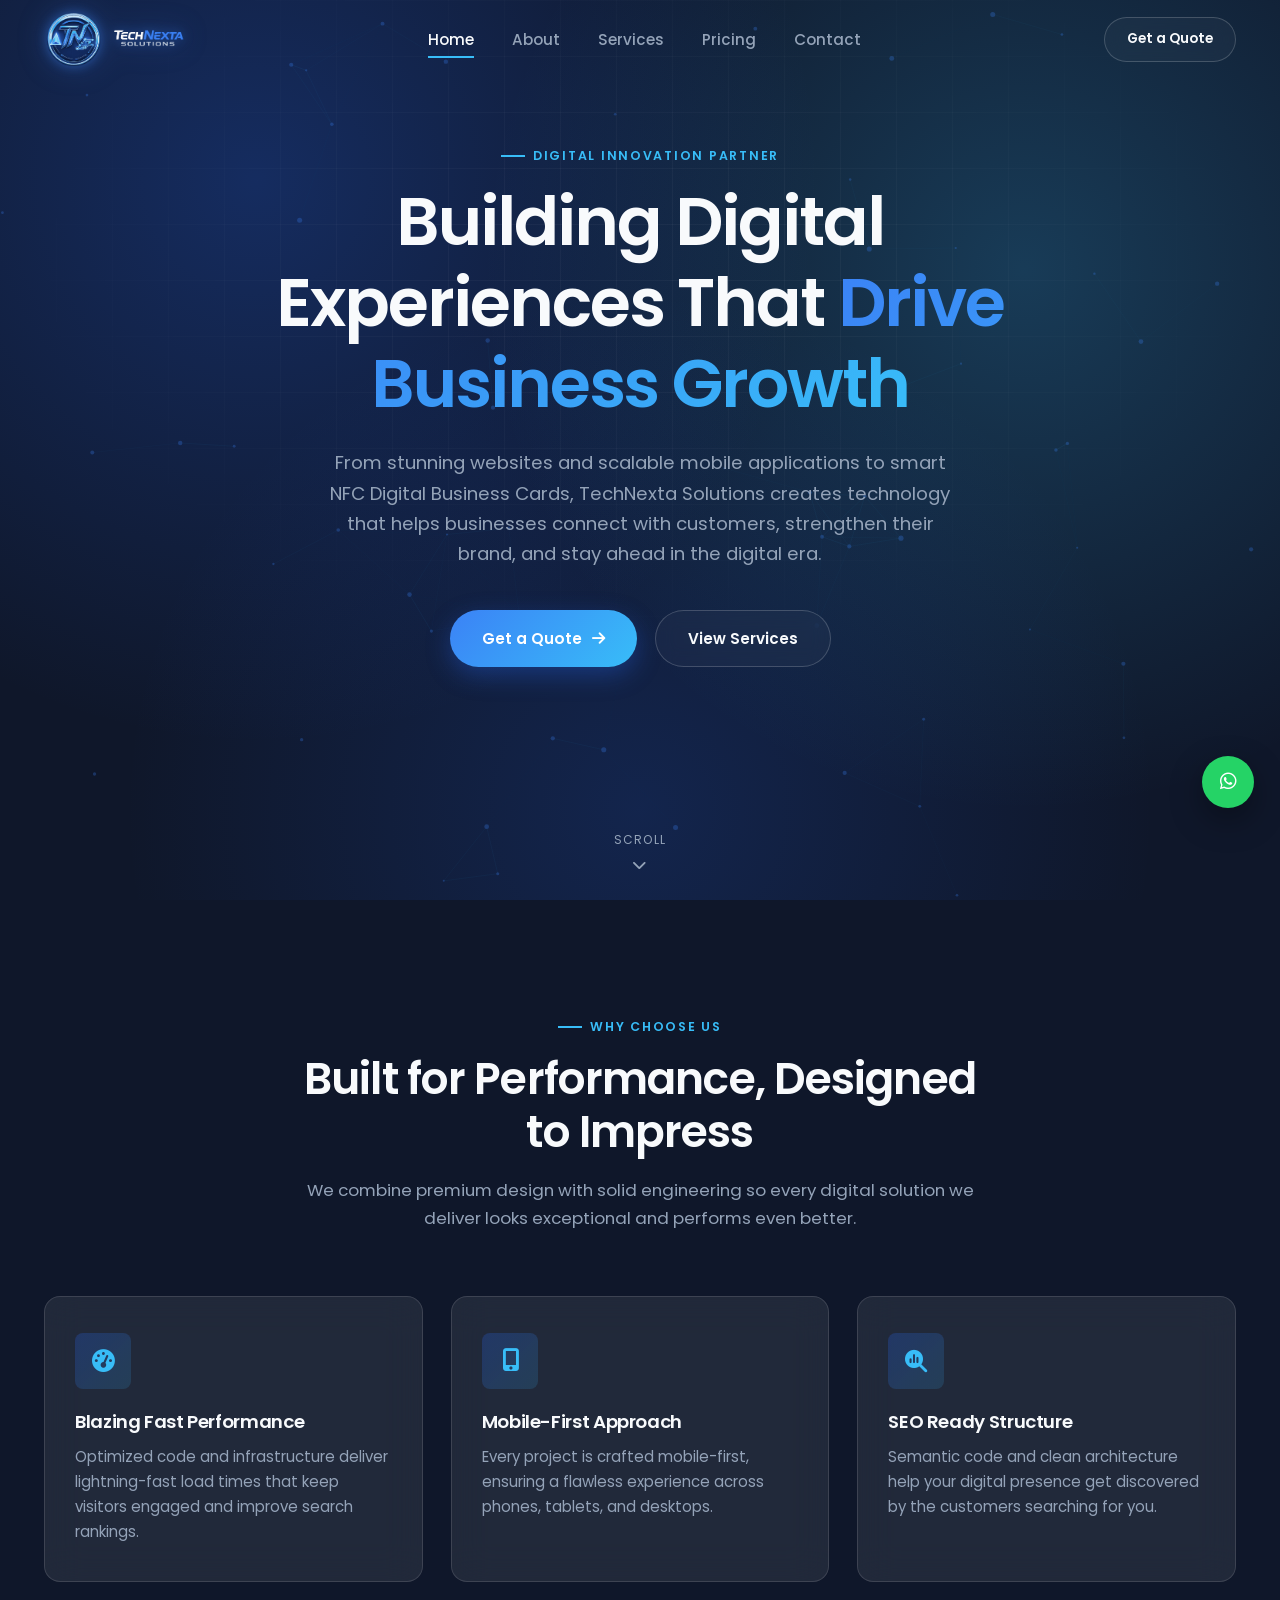
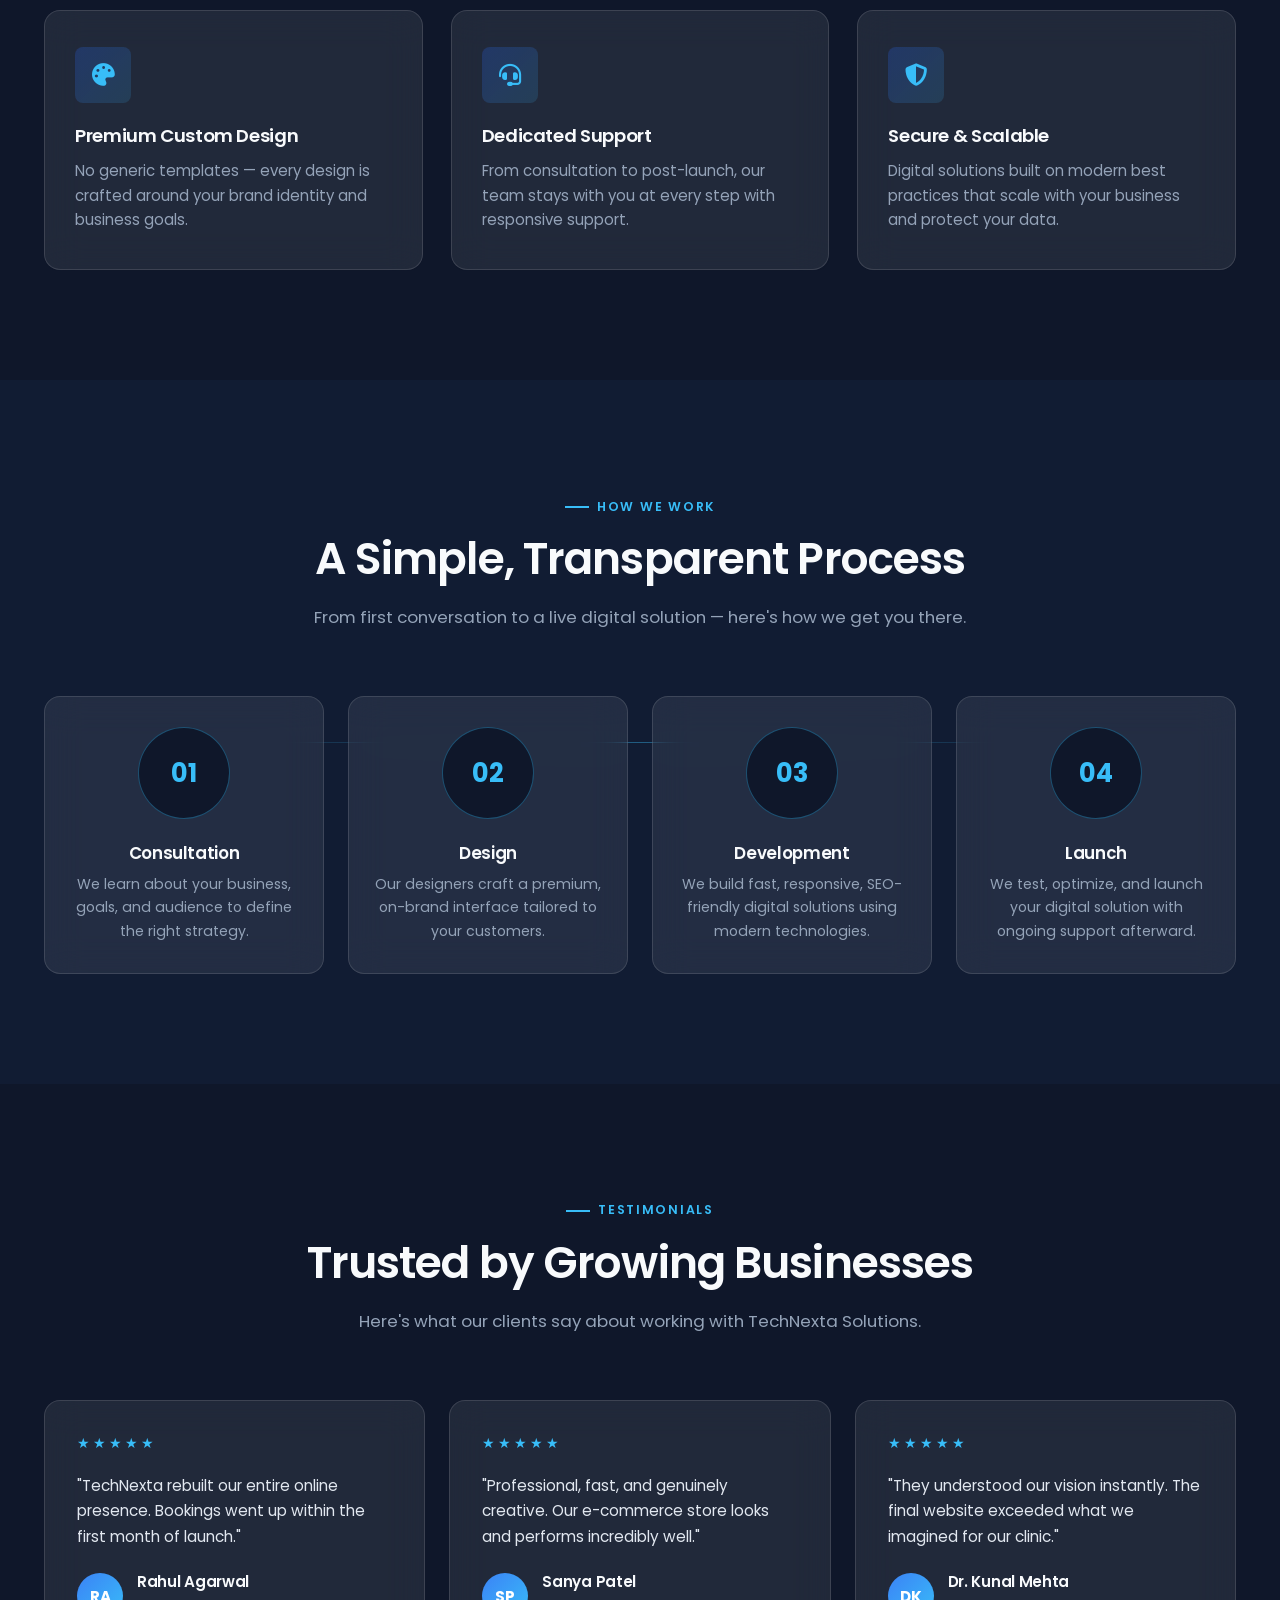
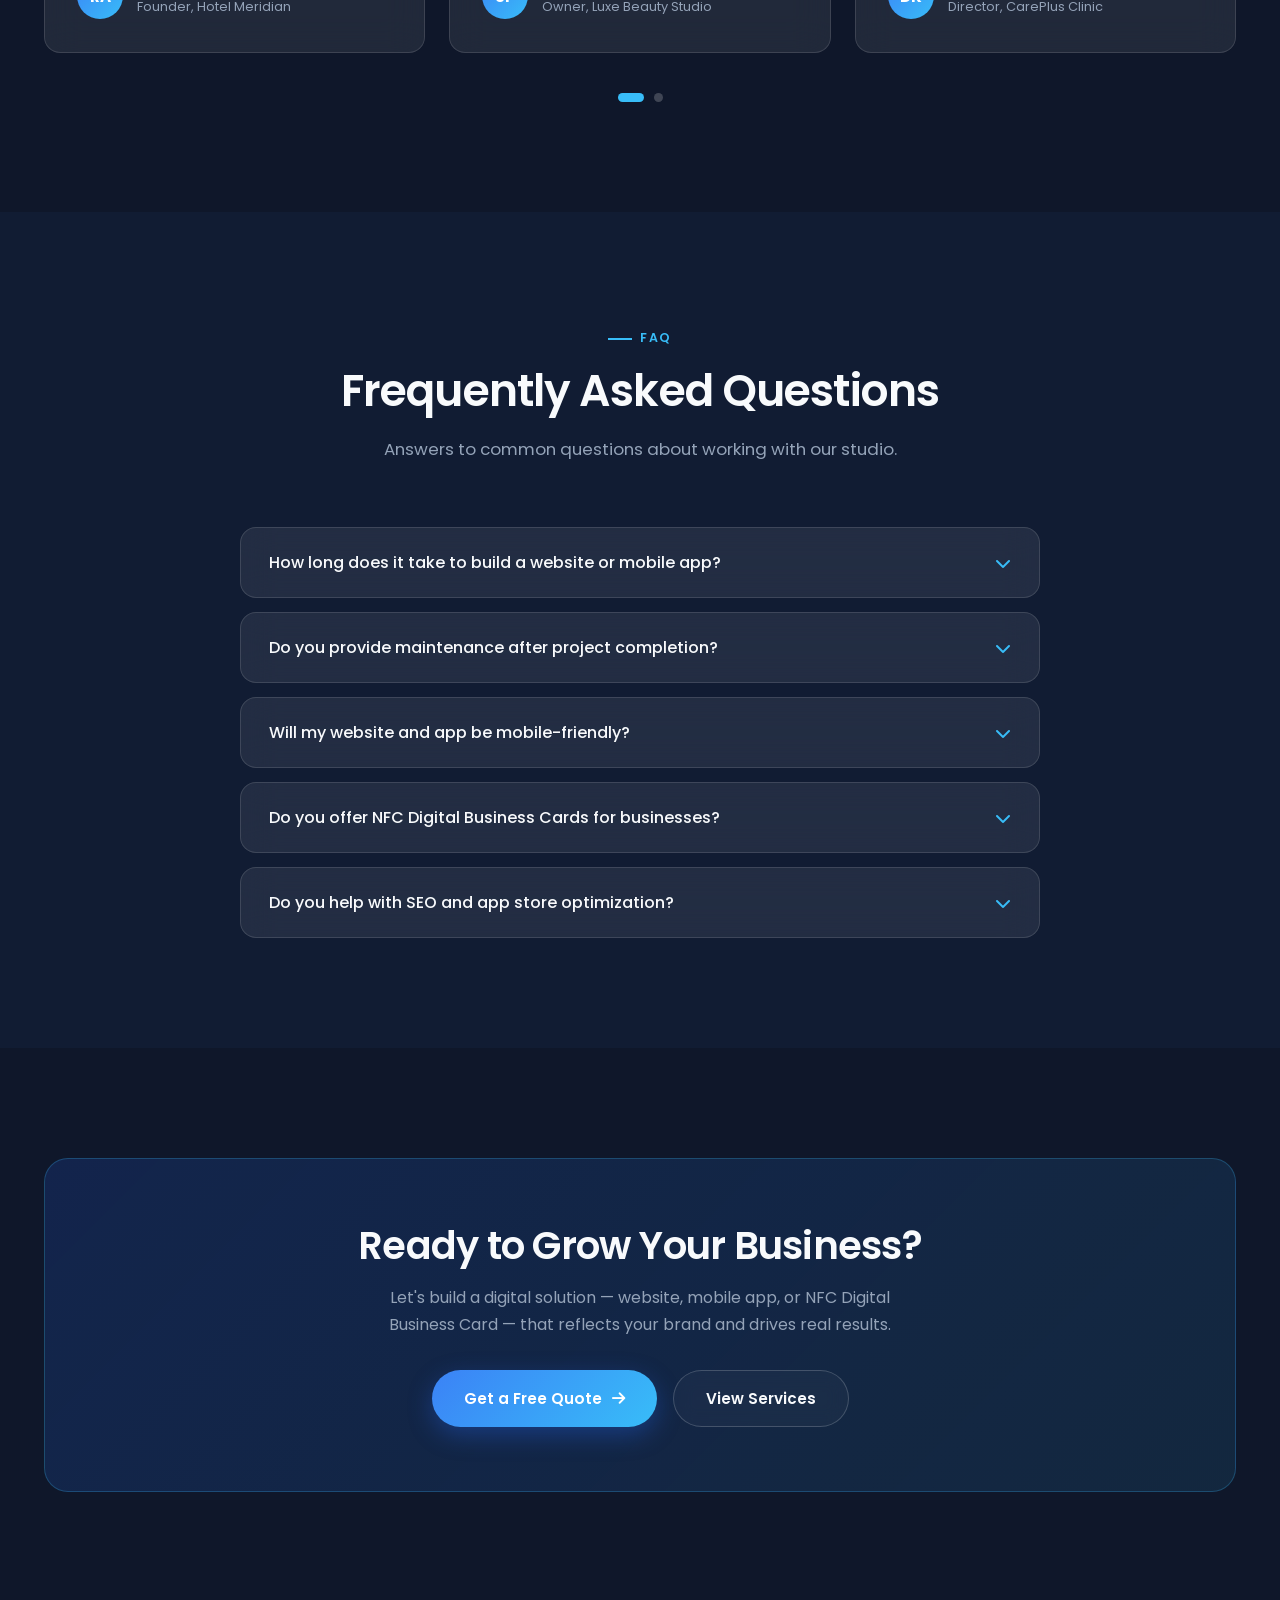
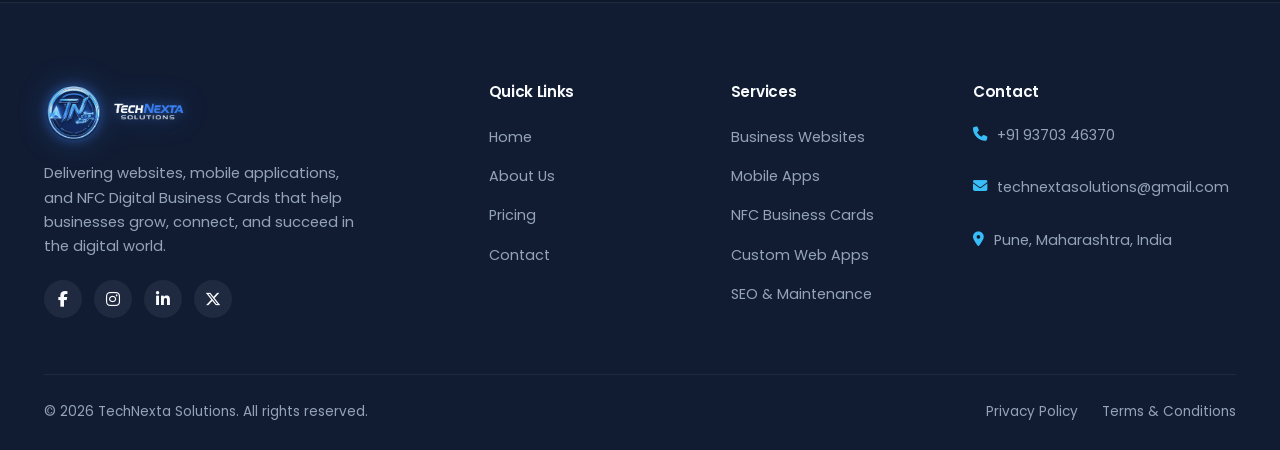
<file: index.html>
<!DOCTYPE html>
<html lang="en">
<head>
<meta charset="UTF-8">
<meta name="viewport" content="width=device-width, initial-scale=1.0">
<title>TechNexta Solutions | Complete Digital Solutions Company</title>
<meta name="description" content="TechNexta Solutions delivers professional websites, custom mobile applications, and NFC Digital Business Cards for businesses across every industry. Complete digital solutions that grow your business.">
<meta name="keywords" content="web development company, mobile app development, NFC business cards, digital solutions, website design, e-commerce websites, business websites, SEO, custom web applications, app development">
<meta name="author" content="TechNexta Solutions">
<link rel="canonical" href="https://www.technexta.com/">

<!-- Open Graph -->
<meta property="og:title" content="TechNexta Solutions | Complete Digital Solutions for Modern Businesses">
<meta property="og:description" content="Premium websites, mobile applications, and NFC Digital Business Cards for businesses that want to grow with technology.">
<meta property="og:type" content="website">

<!-- Favicon -->
<link rel="icon" href="data:image/svg+xml,<svg xmlns=%22http://www.w3.org/2000/svg%22 viewBox=%220 0 100 100%22><rect width=%22100%22 height=%22100%22 rx=%2222%22 fill=%22%232563EB%22/><text x=%2250%25%22 y=%2262%25%22 font-size=%2255%22 fill=%22white%22 text-anchor=%22middle%22 font-family=%22Arial%22>N</text></svg>">

<!-- Google Fonts: Poppins -->
<link rel="preconnect" href="https://fonts.googleapis.com">
<link rel="preconnect" href="https://fonts.gstatic.com" crossorigin>
<link href="https://fonts.googleapis.com/css2?family=Poppins:wght@300;400;500;600;700;800&display=swap" rel="stylesheet">

<!-- Font Awesome -->
<link rel="stylesheet" href="https://cdnjs.cloudflare.com/ajax/libs/font-awesome/6.5.1/css/all.min.css">

<!-- Stylesheet -->
<link rel="stylesheet" href="css/style.css">
</head>
<body>

<!-- Preloader -->
<div id="preloader">
  <div class="loader-mark">
    <div class="loader-ring"></div>
    <span>TechNexta</span>
  </div>
</div>

<!-- Navbar -->
<header class="navbar" id="navbar">
  <div class="nav-inner">
    <div class="logo-container"><a href="index.html" class="logo"><img src="images/logo.png" alt="TechNexta Solutions" class="logo-img"></a></div>
    <nav class="nav-links" id="navLinks">
      <a href="index.html" class="active">Home</a>
      <a href="about.html">About</a>
      <a href="services.html">Services</a>
      <a href="pricing.html">Pricing</a>
      <a href="contact.html">Contact</a>
    </nav>
    <div class="nav-cta">
      <a href="contact.html" class="btn btn-outline btn-sm">Get a Quote</a>
      <button class="nav-toggle" id="navToggle" aria-label="Toggle menu">
        <span></span><span></span><span></span>
      </button>
    </div>
  </div>
</header>

<main>
  <!-- ============ HERO ============ -->
  <section class="hero">
    <div class="hero-bg">
      <canvas id="heroCanvas"></canvas>
    </div>
    <div class="hero-grid"></div>
    <div class="container hero-content">
      <div class="eyebrow" style="justify-content:center">Digital Innovation Partner</div>
      <h1>Building Digital Experiences That <span class="text-gradient">Drive Business Growth</span></h1>
      <p class="lead">From stunning websites and scalable mobile applications to smart NFC Digital Business Cards, TechNexta Solutions creates technology that helps businesses connect with customers, strengthen their brand, and stay ahead in the digital era.</p>
      <div class="hero-actions">
        <a href="contact.html" class="btn btn-primary">Get a Quote <i class="fa-solid fa-arrow-right"></i></a>
        <a href="services.html" class="btn btn-outline">View Services</a>
      </div>
    </div>
    <div class="scroll-cue"><span>SCROLL</span><i class="fa-solid fa-chevron-down"></i></div>
  </section>

  <!-- ============ WHY CHOOSE US ============ -->
  <section id="why-us">
    <div class="container">
      <div class="section-head reveal">
        <div class="eyebrow" style="justify-content:center">Why Choose Us</div>
        <h2>Built for Performance, Designed to Impress</h2>
        <p>We combine premium design with solid engineering so every digital solution we deliver looks exceptional and performs even better.</p>
      </div>
      <div class="features-grid">
        <div class="glass-card feature-card reveal">
          <div class="feature-icon"><i class="fa-solid fa-gauge-high"></i></div>
          <h3>Blazing Fast Performance</h3>
          <p>Optimized code and infrastructure deliver lightning-fast load times that keep visitors engaged and improve search rankings.</p>
        </div>
        <div class="glass-card feature-card reveal reveal-delay-1">
          <div class="feature-icon"><i class="fa-solid fa-mobile-screen-button"></i></div>
          <h3>Mobile-First Approach</h3>
          <p>Every project is crafted mobile-first, ensuring a flawless experience across phones, tablets, and desktops.</p>
        </div>
        <div class="glass-card feature-card reveal reveal-delay-2">
          <div class="feature-icon"><i class="fa-solid fa-magnifying-glass-chart"></i></div>
          <h3>SEO Ready Structure</h3>
          <p>Semantic code and clean architecture help your digital presence get discovered by the customers searching for you.</p>
        </div>
        <div class="glass-card feature-card reveal">
          <div class="feature-icon"><i class="fa-solid fa-palette"></i></div>
          <h3>Premium Custom Design</h3>
          <p>No generic templates &mdash; every design is crafted around your brand identity and business goals.</p>
        </div>
        <div class="glass-card feature-card reveal reveal-delay-1">
          <div class="feature-icon"><i class="fa-solid fa-headset"></i></div>
          <h3>Dedicated Support</h3>
          <p>From consultation to post-launch, our team stays with you at every step with responsive support.</p>
        </div>
        <div class="glass-card feature-card reveal reveal-delay-2">
          <div class="feature-icon"><i class="fa-solid fa-shield-halved"></i></div>
          <h3>Secure & Scalable</h3>
          <p>Digital solutions built on modern best practices that scale with your business and protect your data.</p>
        </div>
      </div>
    </div>
  </section>

  <!-- ============ PROCESS ============ -->
  <section class="bg-alt" id="process">
    <div class="container">
      <div class="section-head reveal">
        <div class="eyebrow" style="justify-content:center">How We Work</div>
        <h2>A Simple, Transparent Process</h2>
        <p>From first conversation to a live digital solution &mdash; here's how we get you there.</p>
      </div>
      <div class="process-track">
        <div class="process-step glass-card reveal">
          <div class="process-num">01</div>
          <h3>Consultation</h3>
          <p>We learn about your business, goals, and audience to define the right strategy.</p>
        </div>
        <div class="process-step glass-card reveal reveal-delay-1">
          <div class="process-num">02</div>
          <h3>Design</h3>
          <p>Our designers craft a premium, on-brand interface tailored to your customers.</p>
        </div>
        <div class="process-step glass-card reveal reveal-delay-2">
          <div class="process-num">03</div>
          <h3>Development</h3>
          <p>We build fast, responsive, SEO-friendly digital solutions using modern technologies.</p>
        </div>
        <div class="process-step glass-card reveal reveal-delay-3">
          <div class="process-num">04</div>
          <h3>Launch</h3>
          <p>We test, optimize, and launch your digital solution with ongoing support afterward.</p>
        </div>
      </div>
    </div>
  </section>

  <!-- ============ TESTIMONIALS ============ -->
  <section id="testimonials">
    <div class="container">
      <div class="section-head reveal">
        <div class="eyebrow" style="justify-content:center">Testimonials</div>
        <h2>Trusted by Growing Businesses</h2>
        <p>Here's what our clients say about working with TechNexta Solutions.</p>
      </div>
      <div class="testimonials-carousel reveal">
        <div class="testimonial-track" id="testimonialTrack">
          <div class="testimonial-slide">
            <div class="glass-card testimonial-card">
              <div class="testimonial-stars">★★★★★</div>
              <p class="quote">"TechNexta rebuilt our entire online presence. Bookings went up within the first month of launch."</p>
              <div class="testimonial-person">
                <div class="testimonial-avatar">RA</div>
                <div><h4>Rahul Agarwal</h4><span>Founder, Hotel Meridian</span></div>
              </div>
            </div>
            <div class="glass-card testimonial-card">
              <div class="testimonial-stars">★★★★★</div>
              <p class="quote">"Professional, fast, and genuinely creative. Our e-commerce store looks and performs incredibly well."</p>
              <div class="testimonial-person">
                <div class="testimonial-avatar">SP</div>
                <div><h4>Sanya Patel</h4><span>Owner, Luxe Beauty Studio</span></div>
              </div>
            </div>
            <div class="glass-card testimonial-card">
              <div class="testimonial-stars">★★★★★</div>
              <p class="quote">"They understood our vision instantly. The final website exceeded what we imagined for our clinic."</p>
              <div class="testimonial-person">
                <div class="testimonial-avatar">DK</div>
                <div><h4>Dr. Kunal Mehta</h4><span>Director, CarePlus Clinic</span></div>
              </div>
            </div>
          </div>
          <div class="testimonial-slide">
            <div class="glass-card testimonial-card">
              <div class="testimonial-stars">★★★★★</div>
              <p class="quote">"Our new site's speed and SEO improvements brought a huge jump in organic leads."</p>
              <div class="testimonial-person">
                <div class="testimonial-avatar">AV</div>
                <div><h4>Aditi Verma</h4><span>Marketing Head, UrbanNest Realty</span></div>
              </div>
            </div>
            <div class="glass-card testimonial-card">
              <div class="testimonial-stars">★★★★★</div>
              <p class="quote">"Communication was excellent throughout. They delivered exactly on schedule and on budget."</p>
              <div class="testimonial-person">
                <div class="testimonial-avatar">MS</div>
                <div><h4>Manish Shah</h4><span>CEO, FitZone Gyms</span></div>
              </div>
            </div>
            <div class="glass-card testimonial-card">
              <div class="testimonial-stars">★★★★★</div>
              <p class="quote">"A dependable team for ongoing maintenance. Our site has never had downtime since launch."</p>
              <div class="testimonial-person">
                <div class="testimonial-avatar">NR</div>
                <div><h4>Neha Reddy</h4><span>Principal, Bright Future School</span></div>
              </div>
            </div>
          </div>
        </div>
        <div class="carousel-nav" id="carouselDots"></div>
      </div>
    </div>
  </section>

  <!-- ============ FAQ ============ -->
  <section class="bg-alt" id="faq">
    <div class="container">
      <div class="section-head reveal">
        <div class="eyebrow" style="justify-content:center">FAQ</div>
        <h2>Frequently Asked Questions</h2>
        <p>Answers to common questions about working with our studio.</p>
      </div>
      <div class="faq-list reveal">
        <div class="faq-item glass-card">
          <button class="faq-question">How long does it take to build a website or mobile app? <i class="fa-solid fa-chevron-down"></i></button>
          <div class="faq-answer"><p>Most business websites take 2-4 weeks depending on scope. Mobile applications typically take 6-12 weeks depending on features. NFC Digital Business Cards can be set up within 3-5 business days. We provide a clear timeline during consultation.</p></div>
        </div>
        <div class="faq-item glass-card">
          <button class="faq-question">Do you provide maintenance after project completion? <i class="fa-solid fa-chevron-down"></i></button>
          <div class="faq-answer"><p>Yes, we offer ongoing maintenance packages covering updates, backups, security monitoring, and content changes for websites, mobile apps, and digital solutions.</p></div>
        </div>
        <div class="faq-item glass-card">
          <button class="faq-question">Will my website and app be mobile-friendly? <i class="fa-solid fa-chevron-down"></i></button>
          <div class="faq-answer"><p>Absolutely. Every website we build is designed mobile-first and tested across devices before launch. Mobile apps are natively built for Android and iOS with intuitive, responsive interfaces.</p></div>
        </div>
        <div class="faq-item glass-card">
          <button class="faq-question">Do you offer NFC Digital Business Cards for businesses? <i class="fa-solid fa-chevron-down"></i></button>
          <div class="faq-answer"><p>Yes. Our NFC Digital Business Cards let you share contact details, portfolio, social profiles, and website links instantly with a single tap. They are fully customizable and editable anytime.</p></div>
        </div>
        <div class="faq-item glass-card">
          <button class="faq-question">Do you help with SEO and app store optimization? <i class="fa-solid fa-chevron-down"></i></button>
          <div class="faq-answer"><p>Yes. Every website is built with SEO-friendly structure, and we offer dedicated SEO packages. For mobile apps, we provide Play Store and App Store optimization guidance to improve discoverability.</p></div>
        </div>
      </div>
    </div>
  </section>

  <!-- ============ CONTACT CTA ============ -->
  <section id="contact-cta">
    <div class="container">
      <div class="cta-banner reveal">
        <h2>Ready to Grow Your Business?</h2>
        <p>Let's build a digital solution — website, mobile app, or NFC Digital Business Card — that reflects your brand and drives real results.</p>
        <div class="cta-actions">
          <a href="contact.html" class="btn btn-primary">Get a Free Quote <i class="fa-solid fa-arrow-right"></i></a>
          <a href="services.html" class="btn btn-outline">View Services</a>
        </div>
      </div>
    </div>
  </section>
</main>

<!-- ============ FOOTER ============ -->
<footer>
  <div class="container">
    <div class="footer-grid">
      <div class="footer-brand">
        <a href="index.html" class="logo"><img src="images/logo.png" alt="TechNexta Solutions" class="logo-img"></a>
        <p>Delivering websites, mobile applications, and NFC Digital Business Cards that help businesses grow, connect, and succeed in the digital world.</p>
        <div class="footer-social">
          <a href="#" aria-label="Facebook"><i class="fa-brands fa-facebook-f"></i></a>
          <a href="#" aria-label="Instagram"><i class="fa-brands fa-instagram"></i></a>
          <a href="#" aria-label="LinkedIn"><i class="fa-brands fa-linkedin-in"></i></a>
          <a href="#" aria-label="Twitter"><i class="fa-brands fa-x-twitter"></i></a>
        </div>
      </div>
      <div class="footer-col">
        <h4>Quick Links</h4>
        <ul>
          <li><a href="index.html">Home</a></li>
          <li><a href="about.html">About Us</a></li>
          <li><a href="pricing.html">Pricing</a></li>
          <li><a href="contact.html">Contact</a></li>
        </ul>
      </div>
      <div class="footer-col">
        <h4>Services</h4>
        <ul>
          <li><a href="services.html">Business Websites</a></li>
          <li><a href="services.html">Mobile Apps</a></li>
          <li><a href="services.html">NFC Business Cards</a></li>
          <li><a href="services.html">Custom Web Apps</a></li>
          <li><a href="services.html">SEO & Maintenance</a></li>
        </ul>
      </div>
      <div class="footer-col">
        <h4>Contact</h4>
        <ul class="footer-contact">
          <li><i class="fa-solid fa-phone"></i> +91 93703 46370</li>
          <li><i class="fa-solid fa-envelope"></i> technextasolutions@gmail.com</li>
          <li><i class="fa-solid fa-location-dot"></i> Pune, Maharashtra, India</li>
        </ul>
      </div>
    </div>
    <div class="footer-bottom">
      <p>&copy; <span class="current-year">2026</span> TechNexta Solutions. All rights reserved.</p>
      <div class="footer-bottom-links">
        <a href="#">Privacy Policy</a>
        <a href="#">Terms &amp; Conditions</a>
      </div>
    </div>
  </div>
</footer>

<!-- Float Buttons -->
<div class="float-btns">
  <a href="https://wa.me/919370346370" target="_blank" class="float-btn whatsapp" aria-label="Chat on WhatsApp"><i class="fa-brands fa-whatsapp"></i></a>
  <button class="float-btn top" id="backToTop" aria-label="Back to top"><i class="fa-solid fa-arrow-up"></i></button>
</div>

<script src="js/script.js"></script>
</body>
</html>
</file>
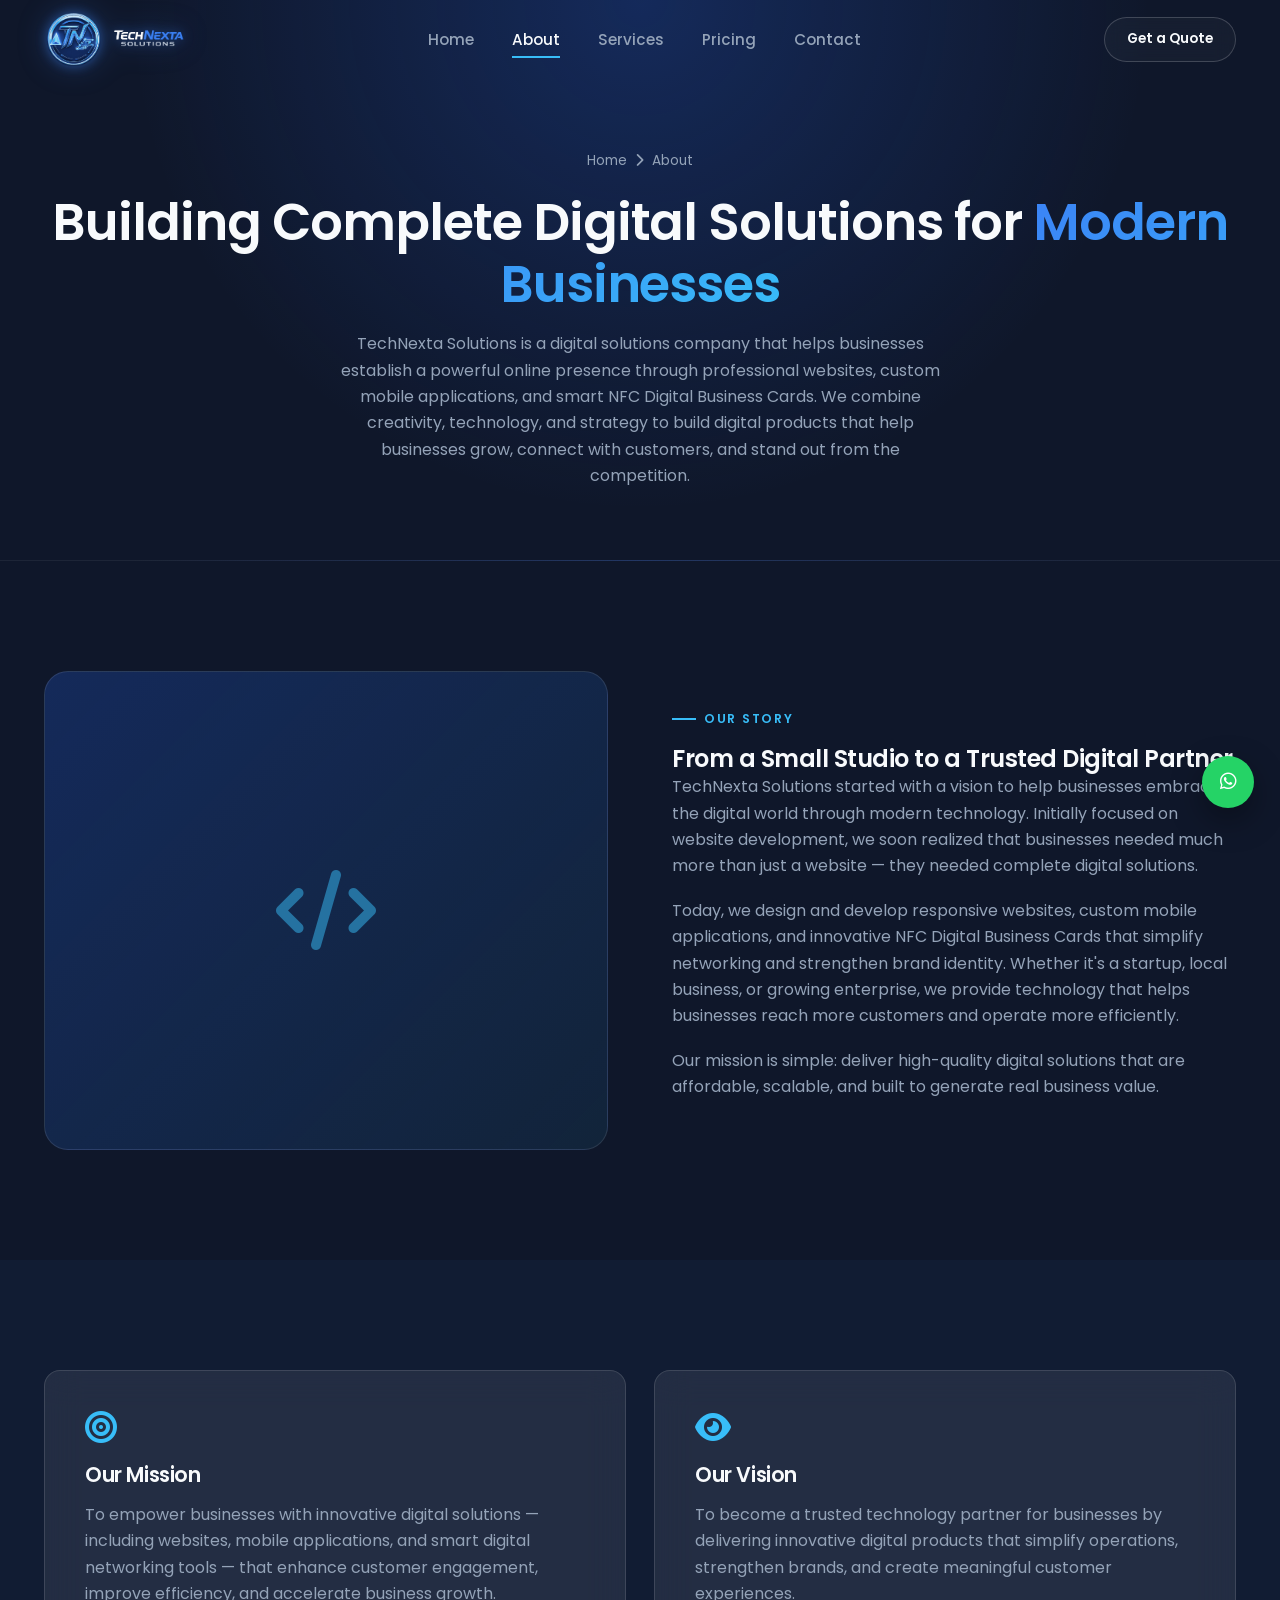
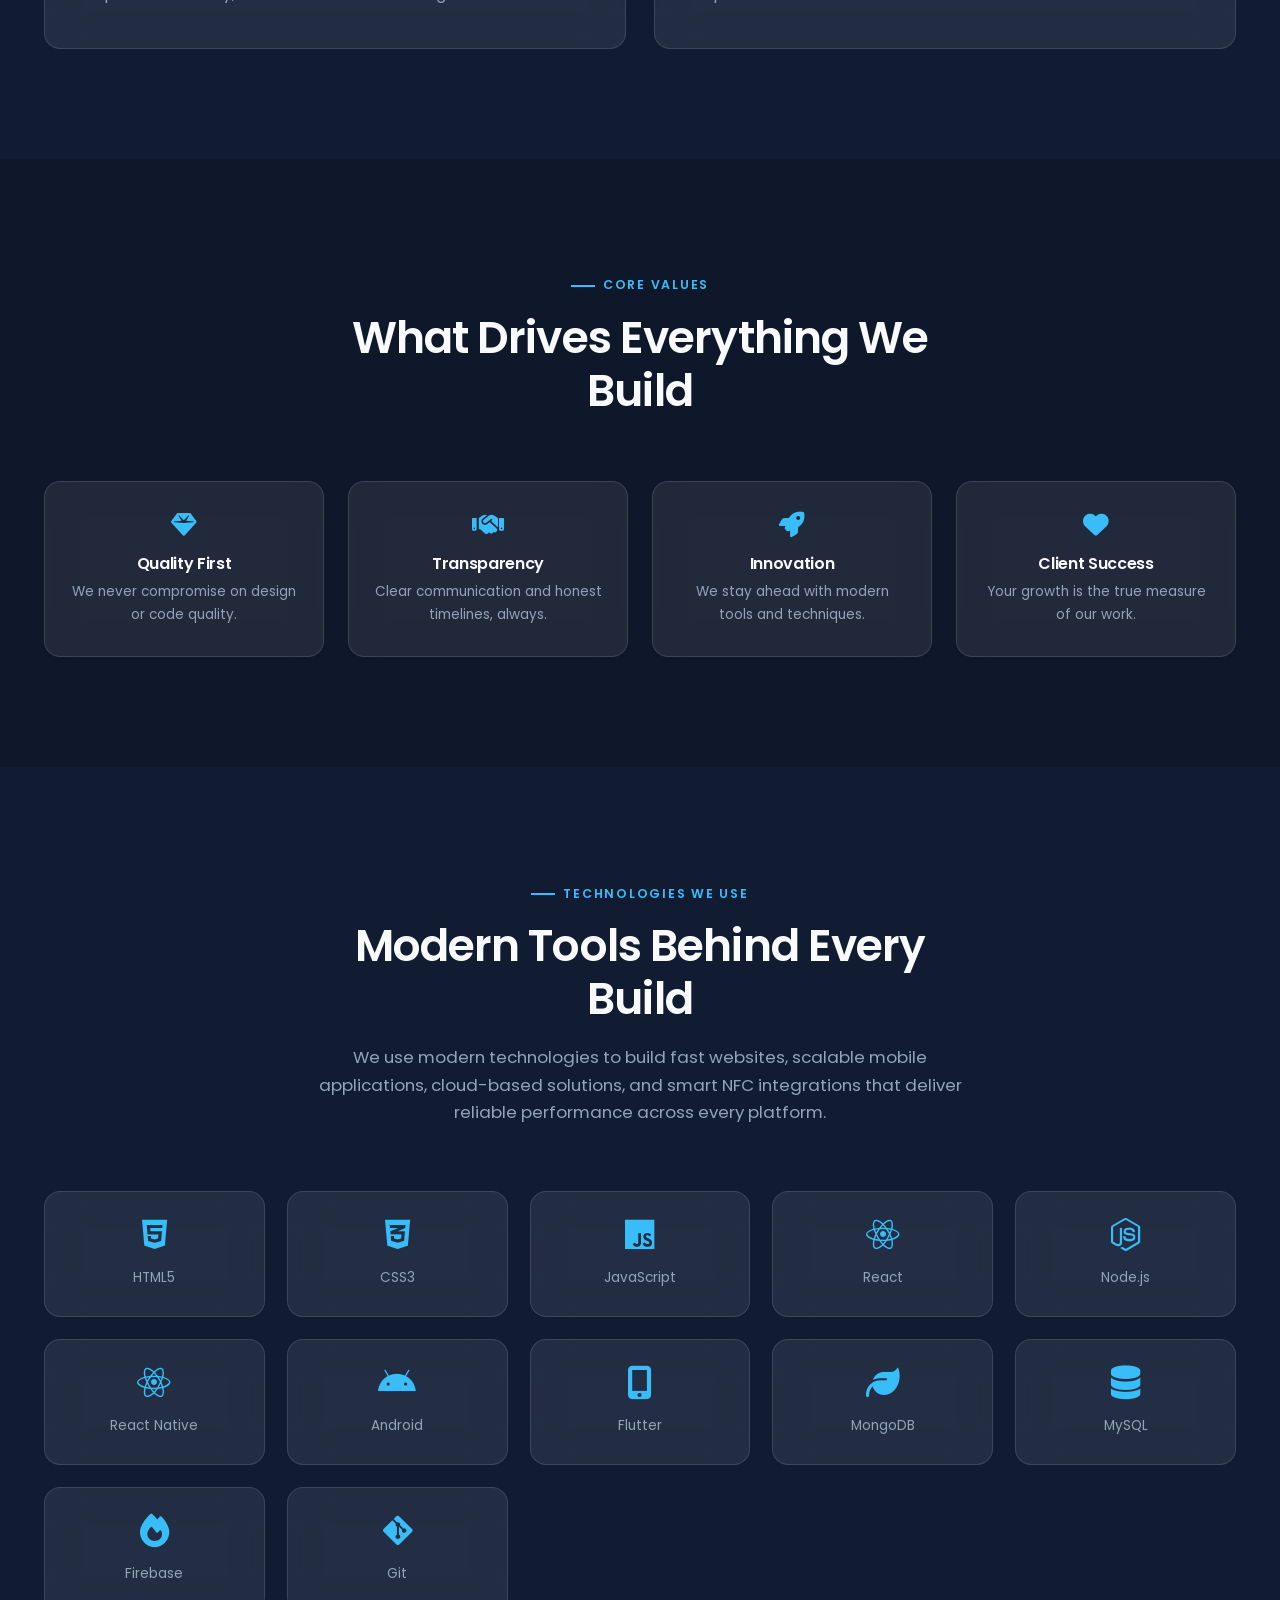
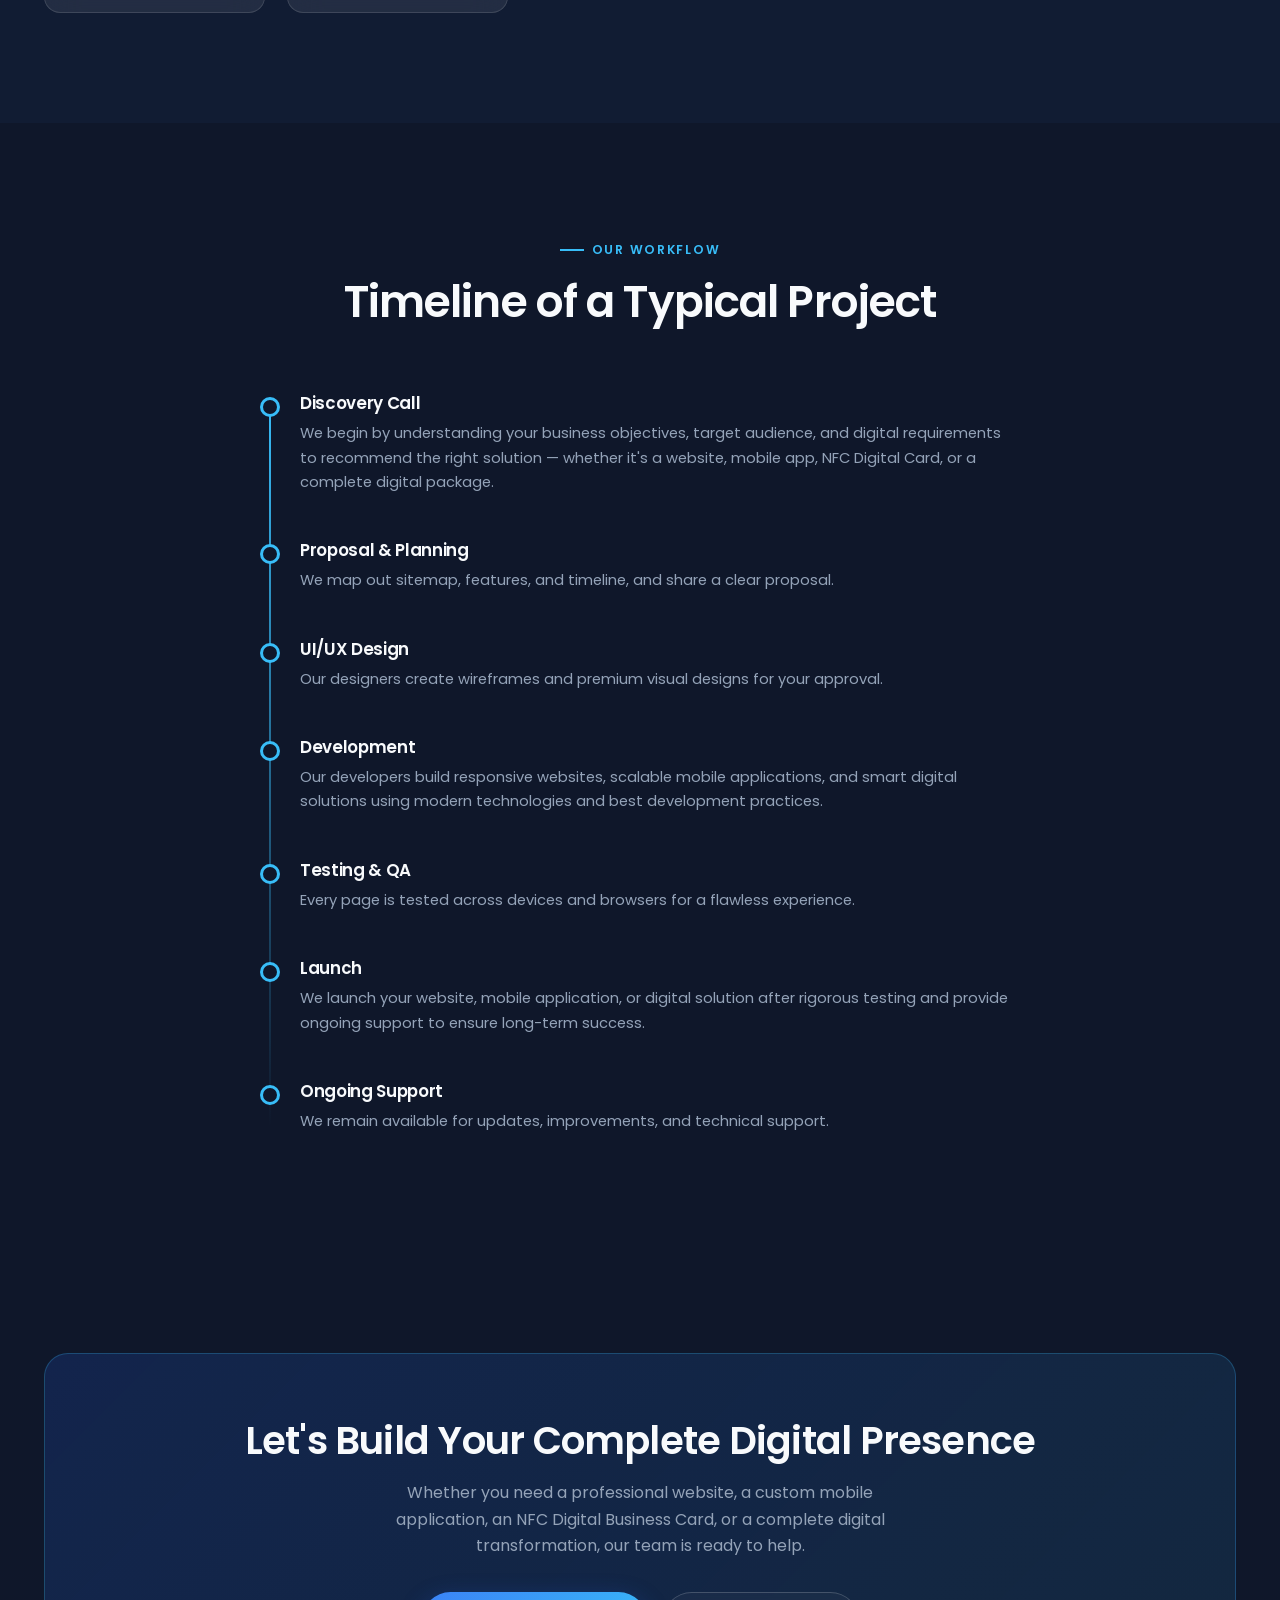
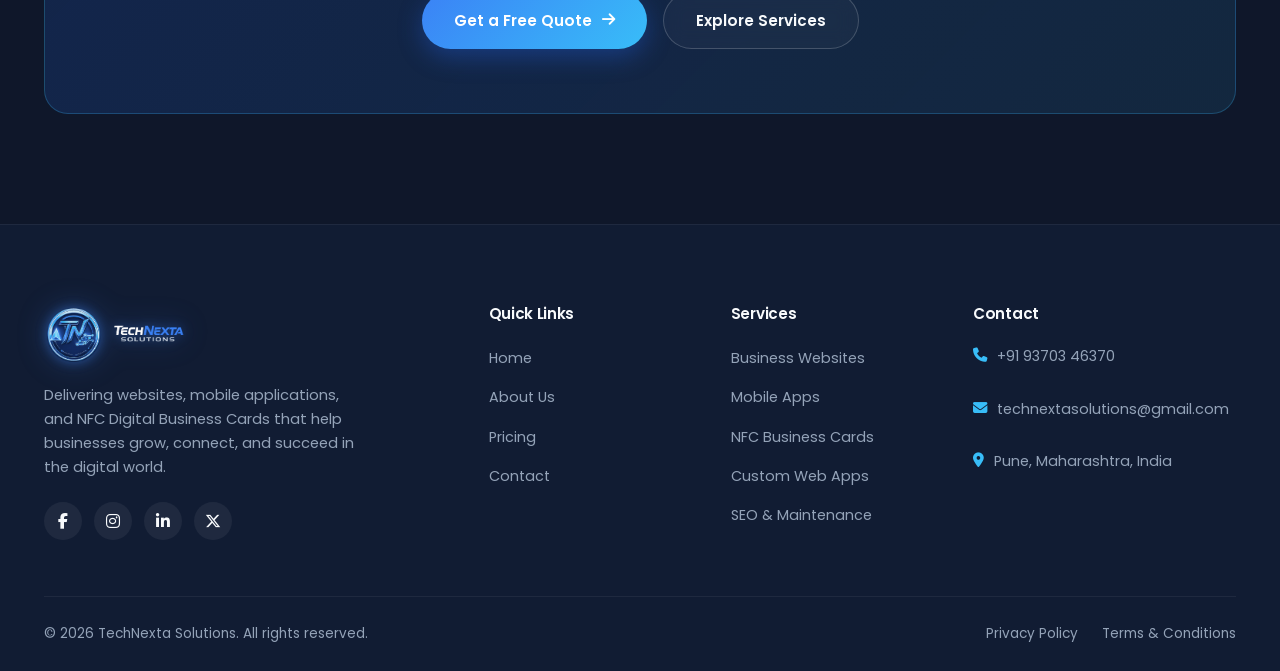
<file: about.html>
<!DOCTYPE html>
<html lang="en">
<head>
<meta charset="UTF-8">
<meta name="viewport" content="width=device-width, initial-scale=1.0">
<title>About Us | TechNexta Solutions</title>
<meta name="description" content="Learn about TechNexta Solutions - our story, mission, vision, core values, and the technologies we use to build modern, high-performing websites.">
<link rel="canonical" href="https://www.technexta.com/about.html">

<link rel="icon" href="data:image/svg+xml,<svg xmlns=%22http://www.w3.org/2000/svg%22 viewBox=%220 0 100 100%22><rect width=%22100%22 height=%22100%22 rx=%2222%22 fill=%22%232563EB%22/><text x=%2250%25%22 y=%2262%25%22 font-size=%2255%22 fill=%22white%22 text-anchor=%22middle%22 font-family=%22Arial%22>N</text></svg>">

<link rel="preconnect" href="https://fonts.googleapis.com">
<link rel="preconnect" href="https://fonts.gstatic.com" crossorigin>
<link href="https://fonts.googleapis.com/css2?family=Poppins:wght@300;400;500;600;700;800&display=swap" rel="stylesheet">
<link rel="stylesheet" href="https://cdnjs.cloudflare.com/ajax/libs/font-awesome/6.5.1/css/all.min.css">
<link rel="stylesheet" href="css/style.css">
</head>
<body>

<div id="preloader">
  <div class="loader-mark"><div class="loader-ring"></div><span>TechNexta</span></div>
</div>

<header class="navbar" id="navbar">
  <div class="nav-inner">
    <div class="logo-container"><a href="index.html" class="logo"><img src="images/logo.png" alt="TechNexta Solutions" class="logo-img"></a></div>
    <nav class="nav-links" id="navLinks">
      <a href="index.html">Home</a>
      <a href="about.html" class="active">About</a>
      <a href="services.html">Services</a>
      <a href="pricing.html">Pricing</a>
      <a href="contact.html">Contact</a>
    </nav>
    <div class="nav-cta">
      <a href="contact.html" class="btn btn-outline btn-sm">Get a Quote</a>
      <button class="nav-toggle" id="navToggle" aria-label="Toggle menu"><span></span><span></span><span></span></button>
    </div>
  </div>
</header>

<main>
  <section class="page-hero">
    <div class="container">
      <div class="breadcrumb"><a href="index.html">Home</a><i class="fa-solid fa-chevron-right"></i><span>About</span></div>
      <h1>Building Complete Digital Solutions for <span class="text-gradient">Modern Businesses</span></h1>
      <p>TechNexta Solutions is a digital solutions company that helps businesses establish a powerful online presence through professional websites, custom mobile applications, and smart NFC Digital Business Cards. We combine creativity, technology, and strategy to build digital products that help businesses grow, connect with customers, and stand out from the competition.</p>
    </div>
  </section>

  <!-- ============ STORY ============ -->
  <section id="story">
    <div class="container">
      <div class="story-grid">
        <div class="story-visual reveal"><i class="fa-solid fa-code"></i></div>
        <div class="story-text reveal">
          <div class="eyebrow">Our Story</div>
          <h2>From a Small Studio to a Trusted Digital Partner</h2>
          <p>TechNexta Solutions started with a vision to help businesses embrace the digital world through modern technology. Initially focused on website development, we soon realized that businesses needed much more than just a website — they needed complete digital solutions.</p>
          <p>Today, we design and develop responsive websites, custom mobile applications, and innovative NFC Digital Business Cards that simplify networking and strengthen brand identity. Whether it's a startup, local business, or growing enterprise, we provide technology that helps businesses reach more customers and operate more efficiently.</p>
          <p>Our mission is simple: deliver high-quality digital solutions that are affordable, scalable, and built to generate real business value.</p>
        </div>
      </div>
    </div>
  </section>

  <!-- ============ MISSION & VISION ============ -->
  <section class="bg-alt" id="mission-vision">
    <div class="container">
      <div class="mv-grid">
        <div class="glass-card mv-card reveal">
          <i class="fa-solid fa-bullseye"></i>
          <h3>Our Mission</h3>
          <p>To empower businesses with innovative digital solutions — including websites, mobile applications, and smart digital networking tools — that enhance customer engagement, improve efficiency, and accelerate business growth.</p>
        </div>
        <div class="glass-card mv-card reveal reveal-delay-1">
          <i class="fa-solid fa-eye"></i>
          <h3>Our Vision</h3>
          <p>To become a trusted technology partner for businesses by delivering innovative digital products that simplify operations, strengthen brands, and create meaningful customer experiences.</p>
        </div>
      </div>
    </div>
  </section>

  <!-- ============ CORE VALUES ============ -->
  <section id="values">
    <div class="container">
      <div class="section-head reveal">
        <div class="eyebrow" style="justify-content:center">Core Values</div>
        <h2>What Drives Everything We Build</h2>
      </div>
      <div class="values-grid">
        <div class="glass-card value-card reveal">
          <i class="fa-solid fa-gem"></i>
          <h4>Quality First</h4>
          <p>We never compromise on design or code quality.</p>
        </div>
        <div class="glass-card value-card reveal reveal-delay-1">
          <i class="fa-solid fa-handshake"></i>
          <h4>Transparency</h4>
          <p>Clear communication and honest timelines, always.</p>
        </div>
        <div class="glass-card value-card reveal reveal-delay-2">
          <i class="fa-solid fa-rocket"></i>
          <h4>Innovation</h4>
          <p>We stay ahead with modern tools and techniques.</p>
        </div>
        <div class="glass-card value-card reveal reveal-delay-3">
          <i class="fa-solid fa-heart"></i>
          <h4>Client Success</h4>
          <p>Your growth is the true measure of our work.</p>
        </div>
      </div>
    </div>
  </section>

  <!-- ============ TECHNOLOGIES ============ -->
  <section class="bg-alt" id="technologies">
    <div class="container">
      <div class="section-head reveal">
        <div class="eyebrow" style="justify-content:center">Technologies We Use</div>
        <h2>Modern Tools Behind Every Build</h2>
        <p>We use modern technologies to build fast websites, scalable mobile applications, cloud-based solutions, and smart NFC integrations that deliver reliable performance across every platform.</p>
      </div>
      <div class="tech-grid">
        <div class="glass-card tech-item reveal"><i class="fa-brands fa-html5"></i><span>HTML5</span></div>
        <div class="glass-card tech-item reveal"><i class="fa-brands fa-css3-alt"></i><span>CSS3</span></div>
        <div class="glass-card tech-item reveal"><i class="fa-brands fa-js"></i><span>JavaScript</span></div>
        <div class="glass-card tech-item reveal"><i class="fa-brands fa-react"></i><span>React</span></div>
        <div class="glass-card tech-item reveal"><i class="fa-brands fa-node-js"></i><span>Node.js</span></div>
        <div class="glass-card tech-item reveal"><i class="fa-brands fa-react"></i><span>React Native</span></div>
        <div class="glass-card tech-item reveal"><i class="fa-brands fa-android"></i><span>Android</span></div>
        <div class="glass-card tech-item reveal"><i class="fa-solid fa-mobile-screen-button"></i><span>Flutter</span></div>
        <div class="glass-card tech-item reveal"><i class="fa-solid fa-leaf"></i><span>MongoDB</span></div>
        <div class="glass-card tech-item reveal"><i class="fa-solid fa-database"></i><span>MySQL</span></div>
        <div class="glass-card tech-item reveal"><i class="fa-solid fa-fire"></i><span>Firebase</span></div>
        <div class="glass-card tech-item reveal"><i class="fa-brands fa-git-alt"></i><span>Git</span></div>
      </div>
    </div>
  </section>

  <!-- ============ WORKFLOW TIMELINE ============ -->
  <section id="workflow">
    <div class="container">
      <div class="section-head reveal">
        <div class="eyebrow" style="justify-content:center">Our Workflow</div>
        <h2>Timeline of a Typical Project</h2>
      </div>
      <div class="vtimeline reveal">
        <div class="vtimeline-item">
          <h3>Discovery Call</h3>
          <p>We begin by understanding your business objectives, target audience, and digital requirements to recommend the right solution — whether it's a website, mobile app, NFC Digital Card, or a complete digital package.</p>
        </div>
        <div class="vtimeline-item">
          <h3>Proposal & Planning</h3>
          <p>We map out sitemap, features, and timeline, and share a clear proposal.</p>
        </div>
        <div class="vtimeline-item">
          <h3>UI/UX Design</h3>
          <p>Our designers create wireframes and premium visual designs for your approval.</p>
        </div>
        <div class="vtimeline-item">
          <h3>Development</h3>
          <p>Our developers build responsive websites, scalable mobile applications, and smart digital solutions using modern technologies and best development practices.</p>
        </div>
        <div class="vtimeline-item">
          <h3>Testing & QA</h3>
          <p>Every page is tested across devices and browsers for a flawless experience.</p>
        </div>
        <div class="vtimeline-item">
          <h3>Launch</h3>
          <p>We launch your website, mobile application, or digital solution after rigorous testing and provide ongoing support to ensure long-term success.</p>
        </div>
        <div class="vtimeline-item">
          <h3>Ongoing Support</h3>
          <p>We remain available for updates, improvements, and technical support.</p>
        </div>
      </div>
    </div>
  </section>

  <section id="contact-cta">
    <div class="container">
      <div class="cta-banner reveal">
        <h2>Let's Build Your Complete Digital Presence</h2>
        <p>Whether you need a professional website, a custom mobile application, an NFC Digital Business Card, or a complete digital transformation, our team is ready to help.</p>
        <div class="cta-actions">
          <a href="contact.html" class="btn btn-primary">Get a Free Quote <i class="fa-solid fa-arrow-right"></i></a>
          <a href="services.html" class="btn btn-outline">Explore Services</a>
        </div>
      </div>
    </div>
  </section>
</main>

<footer>
  <div class="container">
    <div class="footer-grid">
      <div class="footer-brand">
        <a href="index.html" class="logo"><img src="images/logo.png" alt="TechNexta Solutions" class="logo-img"></a>
        <p>Delivering websites, mobile applications, and NFC Digital Business Cards that help businesses grow, connect, and succeed in the digital world.</p>
        <div class="footer-social">
          <a href="#" aria-label="Facebook"><i class="fa-brands fa-facebook-f"></i></a>
          <a href="#" aria-label="Instagram"><i class="fa-brands fa-instagram"></i></a>
          <a href="#" aria-label="LinkedIn"><i class="fa-brands fa-linkedin-in"></i></a>
          <a href="#" aria-label="Twitter"><i class="fa-brands fa-x-twitter"></i></a>
        </div>
      </div>
      <div class="footer-col">
        <h4>Quick Links</h4>
        <ul>
          <li><a href="index.html">Home</a></li>
          <li><a href="about.html">About Us</a></li>
          <li><a href="pricing.html">Pricing</a></li>
          <li><a href="contact.html">Contact</a></li>
        </ul>
      </div>
      <div class="footer-col">
        <h4>Services</h4>
        <ul>
          <li><a href="services.html">Business Websites</a></li>
          <li><a href="services.html">Mobile Apps</a></li>
          <li><a href="services.html">NFC Business Cards</a></li>
          <li><a href="services.html">Custom Web Apps</a></li>
          <li><a href="services.html">SEO & Maintenance</a></li>
        </ul>
      </div>
      <div class="footer-col">
        <h4>Contact</h4>
        <ul class="footer-contact">
          <li><i class="fa-solid fa-phone"></i> +91 93703 46370</li>
          <li><i class="fa-solid fa-envelope"></i> technextasolutions@gmail.com</li>
          <li><i class="fa-solid fa-location-dot"></i> Pune, Maharashtra, India</li>
        </ul>
      </div>
    </div>
    <div class="footer-bottom">
      <p>&copy; <span class="current-year">2026</span> TechNexta Solutions. All rights reserved.</p>
      <div class="footer-bottom-links"><a href="#">Privacy Policy</a><a href="#">Terms &amp; Conditions</a></div>
    </div>
  </div>
</footer>

<div class="float-btns">
  <a href="https://wa.me/919370346370" target="_blank" class="float-btn whatsapp" aria-label="Chat on WhatsApp"><i class="fa-brands fa-whatsapp"></i></a>
  <button class="float-btn top" id="backToTop" aria-label="Back to top"><i class="fa-solid fa-arrow-up"></i></button>
</div>

<script src="js/script.js"></script>
</body>
</html>
</file>
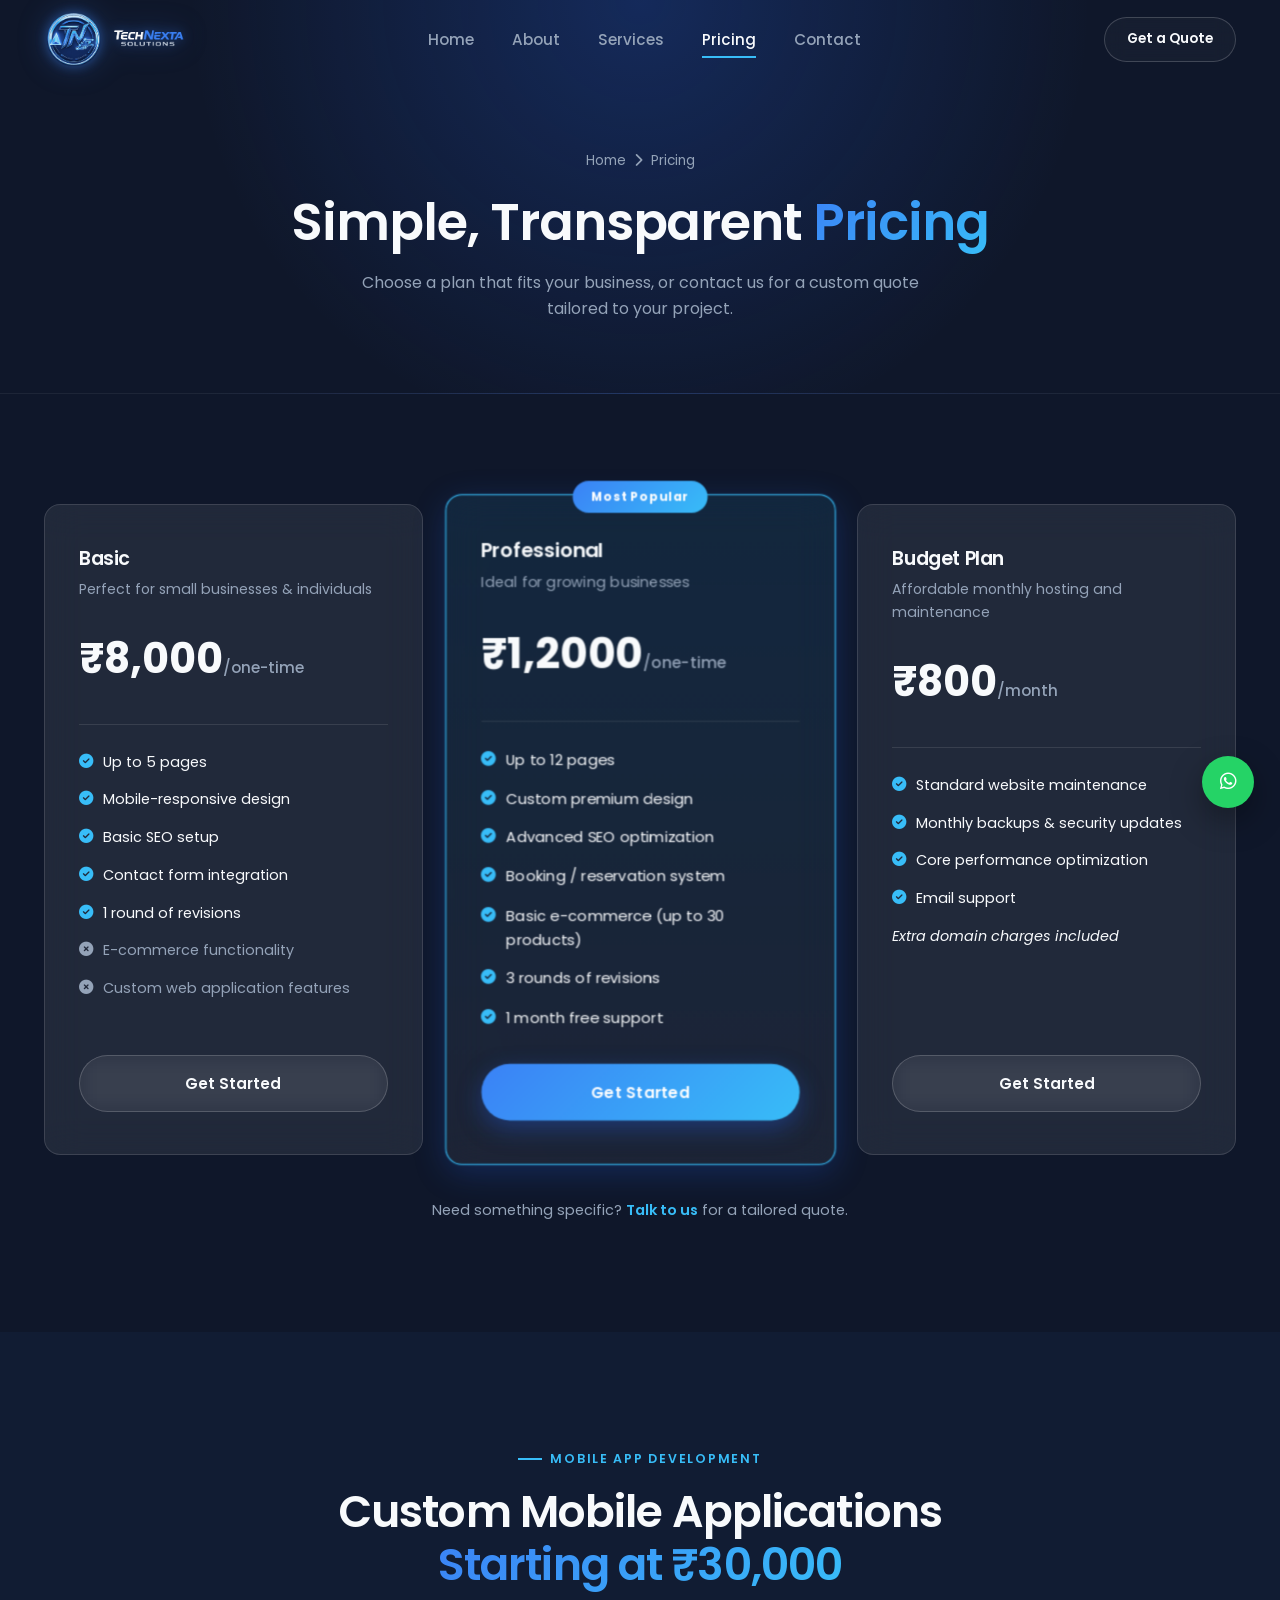
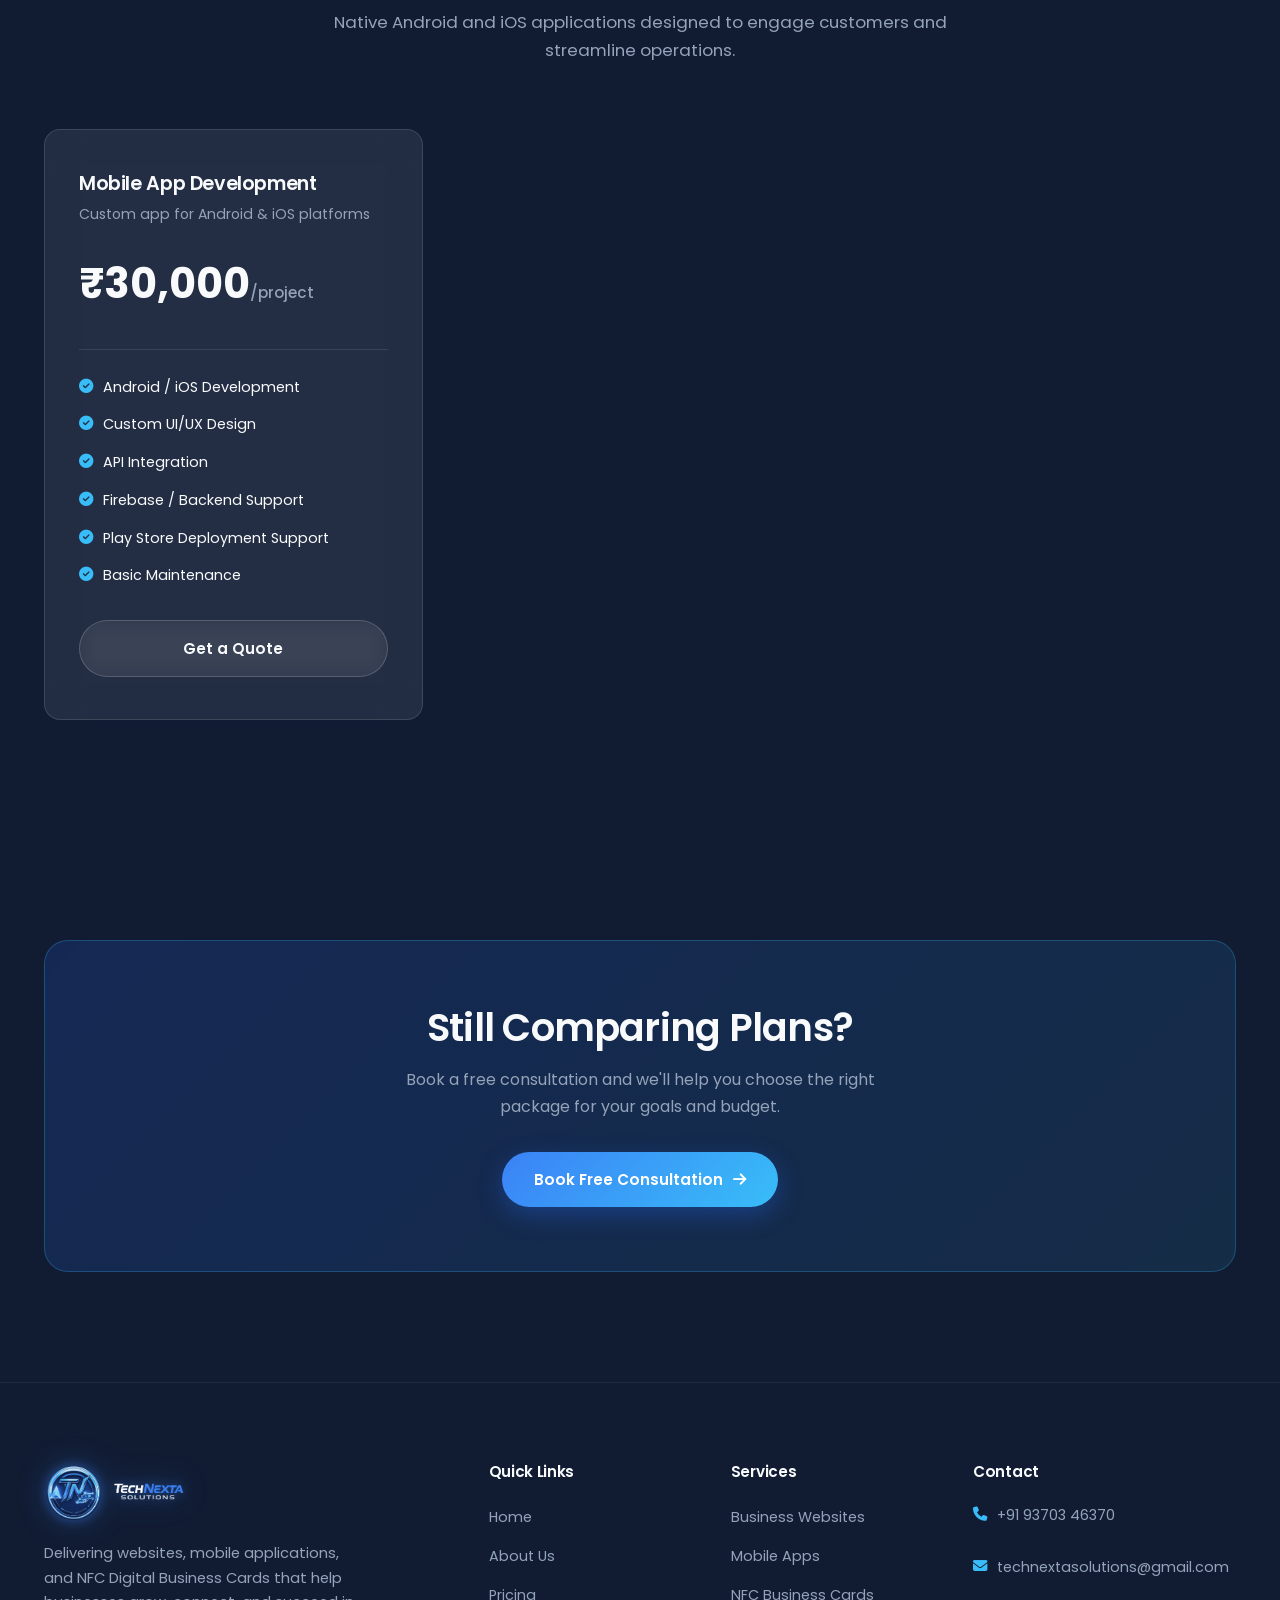
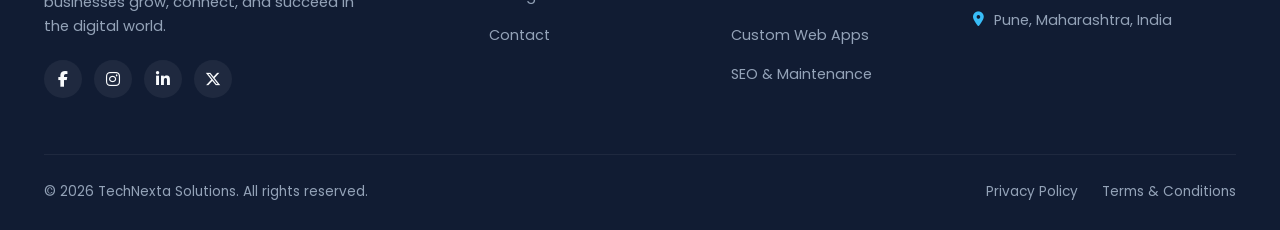
<file: pricing.html>
<!DOCTYPE html>
<html lang="en">
<head>
<meta charset="UTF-8">
<meta name="viewport" content="width=device-width, initial-scale=1.0">
<title>Pricing | TechNexta Solutions</title>
<meta name="description" content="Transparent pricing plans from TechNexta Solutions for website development, mobile app development, and NFC Digital Business Cards. Starter, Professional, and Enterprise packages.">
<link rel="canonical" href="https://www.technexta.com/pricing.html">

<link rel="icon" href="data:image/svg+xml,<svg xmlns=%22http://www.w3.org/2000/svg%22 viewBox=%220 0 100 100%22><rect width=%22100%22 height=%22100%22 rx=%2222%22 fill=%22%232563EB%22/><text x=%2250%25%22 y=%2262%25%22 font-size=%2255%22 fill=%22white%22 text-anchor=%22middle%22 font-family=%22Arial%22>N</text></svg>">

<link rel="preconnect" href="https://fonts.googleapis.com">
<link rel="preconnect" href="https://fonts.gstatic.com" crossorigin>
<link href="https://fonts.googleapis.com/css2?family=Poppins:wght@300;400;500;600;700;800&display=swap" rel="stylesheet">
<link rel="stylesheet" href="https://cdnjs.cloudflare.com/ajax/libs/font-awesome/6.5.1/css/all.min.css">
<link rel="stylesheet" href="css/style.css">
</head>
<body>

<div id="preloader"><div class="loader-mark"><div class="loader-ring"></div><span>TechNexta</span></div></div>

<header class="navbar" id="navbar">
  <div class="nav-inner">
    <div class="logo-container"><a href="index.html" class="logo"><img src="images/logo.png" alt="TechNexta Solutions" class="logo-img"></a></div>
    <nav class="nav-links" id="navLinks">
      <a href="index.html">Home</a>
      <a href="about.html">About</a>
      <a href="services.html">Services</a>
      <a href="pricing.html" class="active">Pricing</a>
      <a href="contact.html">Contact</a>
    </nav>
    <div class="nav-cta">
      <a href="contact.html" class="btn btn-outline btn-sm">Get a Quote</a>
      <button class="nav-toggle" id="navToggle" aria-label="Toggle menu"><span></span><span></span><span></span></button>
    </div>
  </div>
</header>

<main>
  <section class="page-hero">
    <div class="container">
      <div class="breadcrumb"><a href="index.html">Home</a><i class="fa-solid fa-chevron-right"></i><span>Pricing</span></div>
      <h1>Simple, Transparent <span class="text-gradient">Pricing</span></h1>
      <p>Choose a plan that fits your business, or contact us for a custom quote tailored to your project.</p>
    </div>
  </section>

  <section id="pricing">
    <div class="container">
      <div class="pricing-grid">

        <div class="glass-card price-card reveal">
          <h3>Basic</h3>
          <p class="price-sub">Perfect for small businesses & individuals</p>
          <div class="price-amount">₹8,000<span>/one-time</span></div>
          <hr>
          <ul class="price-features">
            <li><i class="fa-solid fa-circle-check"></i>Up to 5 pages</li>
            <li><i class="fa-solid fa-circle-check"></i>Mobile-responsive design</li>
            <li><i class="fa-solid fa-circle-check"></i>Basic SEO setup</li>
            <li><i class="fa-solid fa-circle-check"></i>Contact form integration</li>
            <li><i class="fa-solid fa-circle-check"></i>1 round of revisions</li>
            <li class="disabled"><i class="fa-solid fa-circle-xmark"></i>E-commerce functionality</li>
            <li class="disabled"><i class="fa-solid fa-circle-xmark"></i>Custom web application features</li>
          </ul>
          <a href="contact.html" class="btn btn-outline btn-block">Get Started</a>
        </div>

        <div class="glass-card price-card featured reveal reveal-delay-1">
          <div class="price-badge">Most Popular</div>
          <h3>Professional</h3>
          <p class="price-sub">Ideal for growing businesses</p>
          <div class="price-amount">₹1,2000<span>/one-time</span></div>
          <hr>
          <ul class="price-features">
            <li><i class="fa-solid fa-circle-check"></i>Up to 12 pages</li>
            <li><i class="fa-solid fa-circle-check"></i>Custom premium design</li>
            <li><i class="fa-solid fa-circle-check"></i>Advanced SEO optimization</li>
            <li><i class="fa-solid fa-circle-check"></i>Booking / reservation system</li>
            <li><i class="fa-solid fa-circle-check"></i>Basic e-commerce (up to 30 products)</li>
            <li><i class="fa-solid fa-circle-check"></i>3 rounds of revisions</li>
            <li><i class="fa-solid fa-circle-check"></i>1 month free support</li>
          </ul>
          <a href="contact.html" class="btn btn-primary btn-block">Get Started</a>
        </div>

        <div class="glass-card price-card reveal reveal-delay-2">
          <h3>Budget Plan</h3>
          <p class="price-sub">Affordable monthly hosting and maintenance</p>
          <div class="price-amount">₹800<span>/month</span></div>
          <hr>
          <ul class="price-features">
            <li><i class="fa-solid fa-circle-check"></i>Standard website maintenance</li>
            <li><i class="fa-solid fa-circle-check"></i>Monthly backups & security updates</li>
            <li><i class="fa-solid fa-circle-check"></i>Core performance optimization</li>
            <li><i class="fa-solid fa-circle-check"></i>Email support</li>
            <li><em>Extra domain charges included</em></li>
          </ul>
          <a href="contact.html" class="btn btn-outline btn-block">Get Started</a>
        </div>

      </div>
      <p style="text-align:center; color:var(--color-text-muted); margin-top:44px; font-size:0.9rem;">
        Need something specific? <a href="contact.html" style="color:var(--color-accent); font-weight:600;">Talk to us</a> for a tailored quote.
      </p>
    </div>
  </section>

  <!-- ============ MOBILE APP PRICING ============ -->
  <section class="bg-alt" id="mobile-app-pricing">
    <div class="container">
      <div class="section-head reveal">
        <div class="eyebrow" style="justify-content:center">Mobile App Development</div>
        <h2>Custom Mobile Applications <span class="text-gradient">Starting at ₹30,000</span></h2>
        <p>Native Android and iOS applications designed to engage customers and streamline operations.</p>
      </div>
      <div class="pricing-grid" style="justify-content:center;">
        <div class="glass-card price-card reveal">
          <h3>Mobile App Development</h3>
          <p class="price-sub">Custom app for Android & iOS platforms</p>
          <div class="price-amount">₹30,000<span>/project</span></div>
          <hr>
          <ul class="price-features">
            <li><i class="fa-solid fa-circle-check"></i>Android / iOS Development</li>
            <li><i class="fa-solid fa-circle-check"></i>Custom UI/UX Design</li>
            <li><i class="fa-solid fa-circle-check"></i>API Integration</li>
            <li><i class="fa-solid fa-circle-check"></i>Firebase / Backend Support</li>
            <li><i class="fa-solid fa-circle-check"></i>Play Store Deployment Support</li>
            <li><i class="fa-solid fa-circle-check"></i>Basic Maintenance</li>
          </ul>
          <a href="contact.html" class="btn btn-outline btn-block">Get a Quote</a>
        </div>
      </div>
    </div>
  </section>

  <section class="bg-alt" id="contact-cta">
    <div class="container">
      <div class="cta-banner reveal">
        <h2>Still Comparing Plans?</h2>
        <p>Book a free consultation and we'll help you choose the right package for your goals and budget.</p>
        <div class="cta-actions">
          <a href="contact.html" class="btn btn-primary">Book Free Consultation <i class="fa-solid fa-arrow-right"></i></a>
        </div>
      </div>
    </div>
  </section>
</main>

<footer>
  <div class="container">
    <div class="footer-grid">
      <div class="footer-brand">
        <a href="index.html" class="logo"><img src="images/logo.png" alt="TechNexta Solutions" class="logo-img"></a>
        <p>Delivering websites, mobile applications, and NFC Digital Business Cards that help businesses grow, connect, and succeed in the digital world.</p>
        <div class="footer-social">
          <a href="#" aria-label="Facebook"><i class="fa-brands fa-facebook-f"></i></a>
          <a href="#" aria-label="Instagram"><i class="fa-brands fa-instagram"></i></a>
          <a href="#" aria-label="LinkedIn"><i class="fa-brands fa-linkedin-in"></i></a>
          <a href="#" aria-label="Twitter"><i class="fa-brands fa-x-twitter"></i></a>
        </div>
      </div>
      <div class="footer-col">
        <h4>Quick Links</h4>
        <ul>
          <li><a href="index.html">Home</a></li>
          <li><a href="about.html">About Us</a></li>
          <li><a href="pricing.html">Pricing</a></li>
          <li><a href="contact.html">Contact</a></li>
        </ul>
      </div>
      <div class="footer-col">
        <h4>Services</h4>
        <ul>
          <li><a href="services.html">Business Websites</a></li>
          <li><a href="services.html">Mobile Apps</a></li>
          <li><a href="services.html">NFC Business Cards</a></li>
          <li><a href="services.html">Custom Web Apps</a></li>
          <li><a href="services.html">SEO & Maintenance</a></li>
        </ul>
      </div>
      <div class="footer-col">
        <h4>Contact</h4>
        <ul class="footer-contact">
          <li><i class="fa-solid fa-phone"></i> +91 93703 46370</li>
          <li><i class="fa-solid fa-envelope"></i> technextasolutions@gmail.com</li>
          <li><i class="fa-solid fa-location-dot"></i> Pune, Maharashtra, India</li>
        </ul>
      </div>
    </div>
    <div class="footer-bottom">
      <p>&copy; <span class="current-year">2026</span> TechNexta Solutions. All rights reserved.</p>
      <div class="footer-bottom-links"><a href="#">Privacy Policy</a><a href="#">Terms &amp; Conditions</a></div>
    </div>
  </div>
</footer>

<div class="float-btns">
  <a href="https://wa.me/919370346370" target="_blank" class="float-btn whatsapp" aria-label="Chat on WhatsApp"><i class="fa-brands fa-whatsapp"></i></a>
  <button class="float-btn top" id="backToTop" aria-label="Back to top"><i class="fa-solid fa-arrow-up"></i></button>
</div>

<script src="js/script.js"></script>
</body>
</html>
</file>
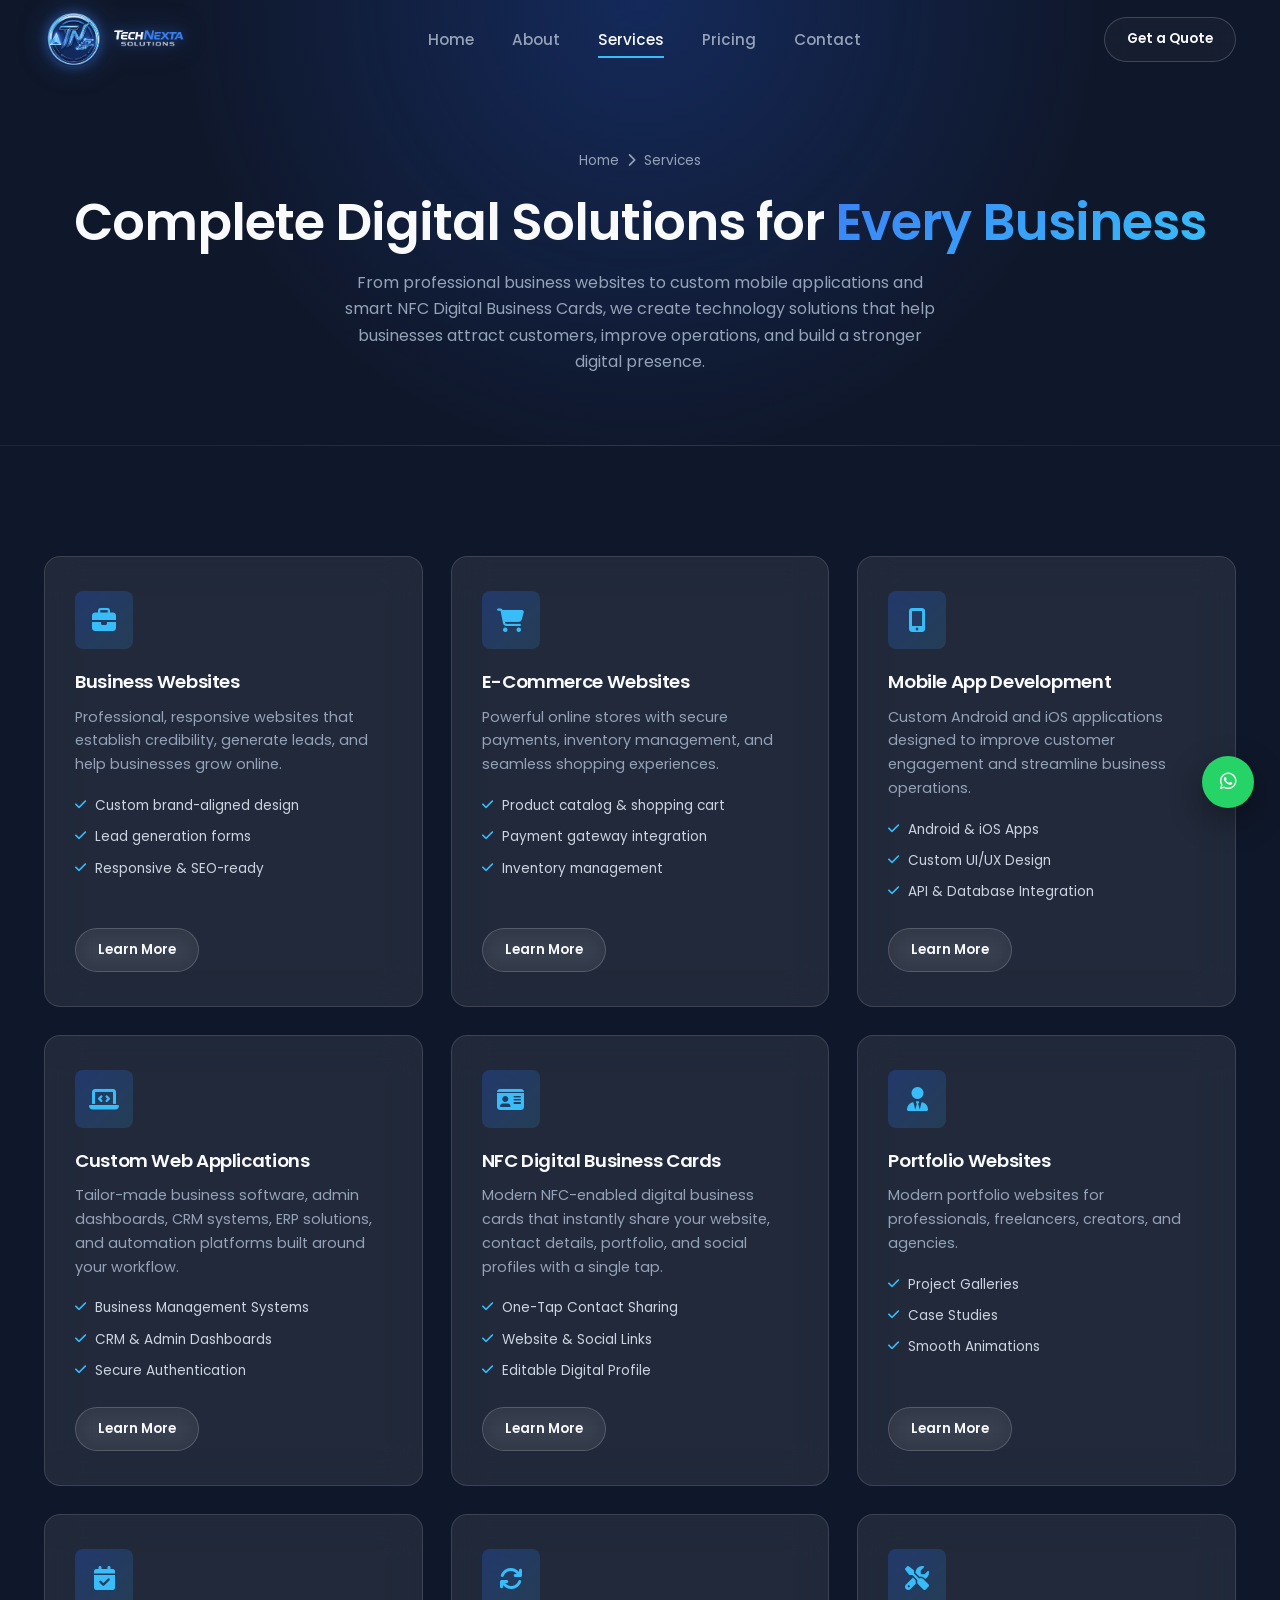
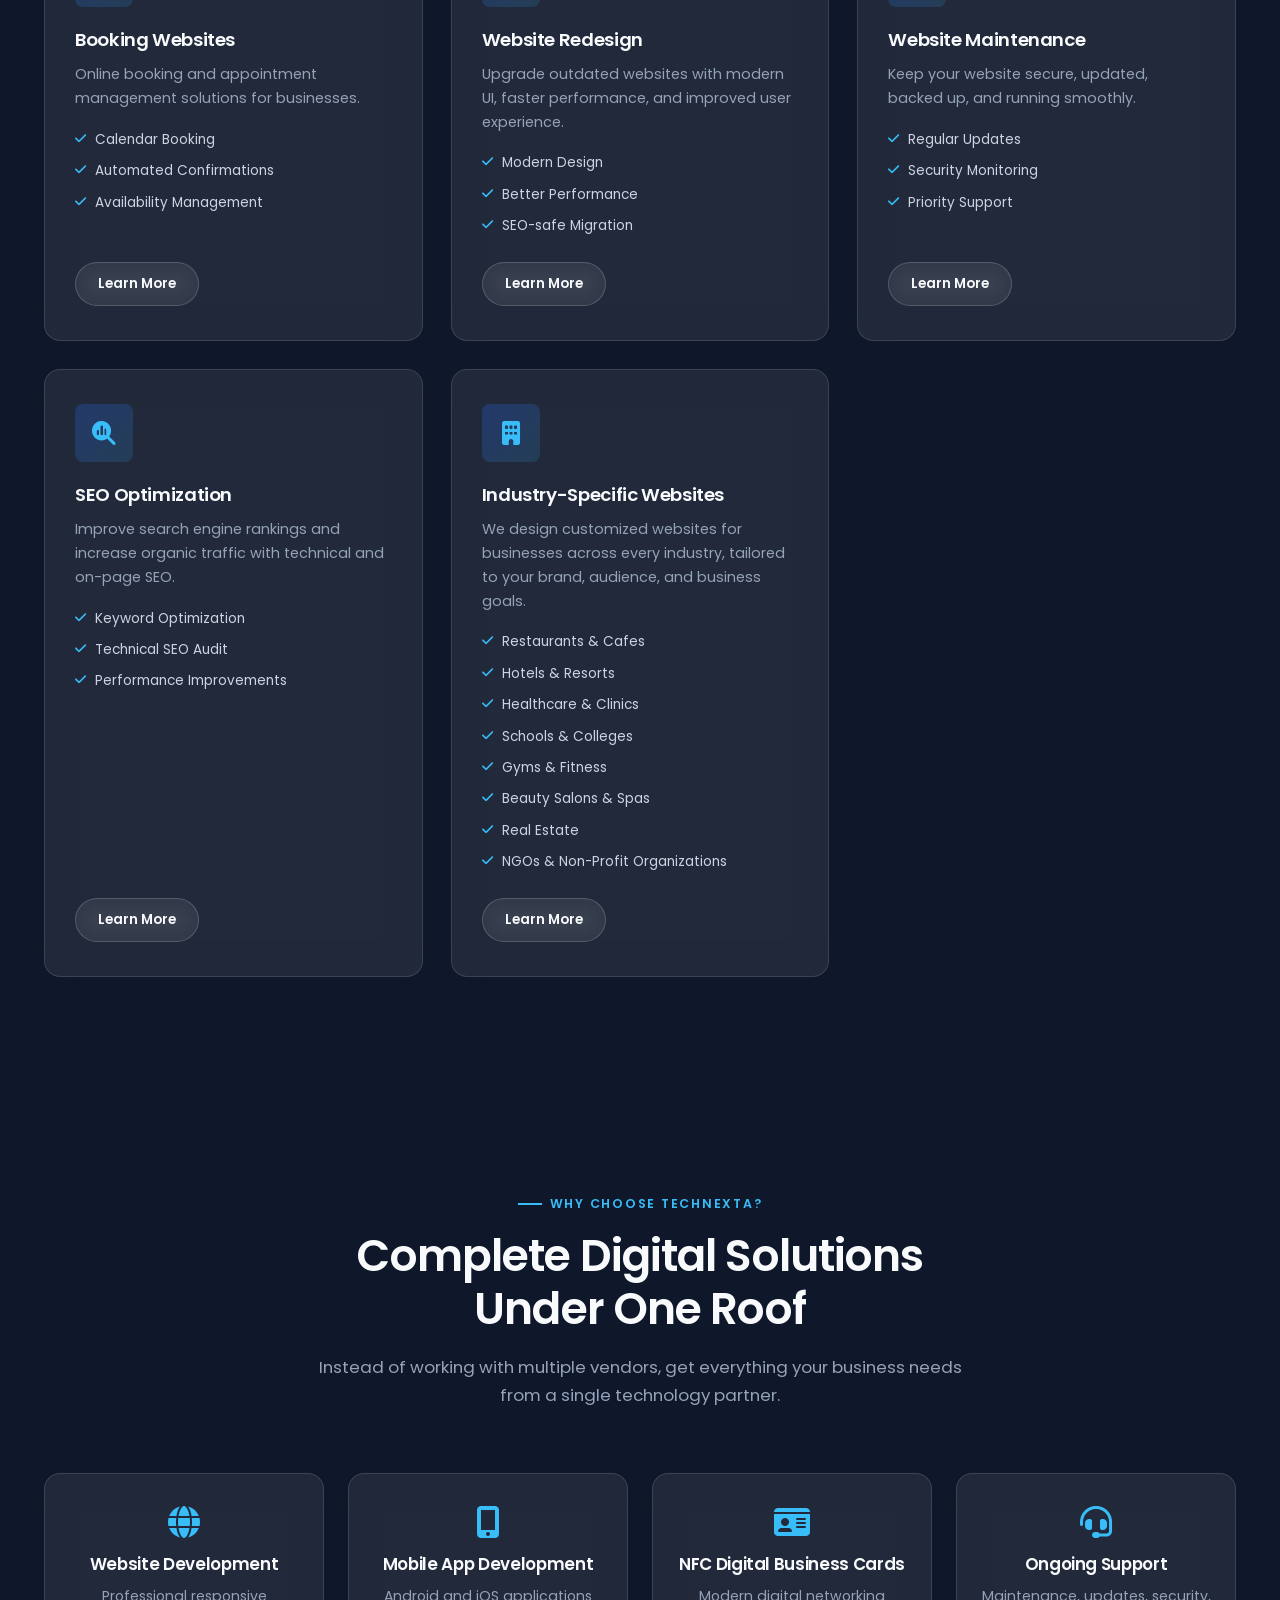
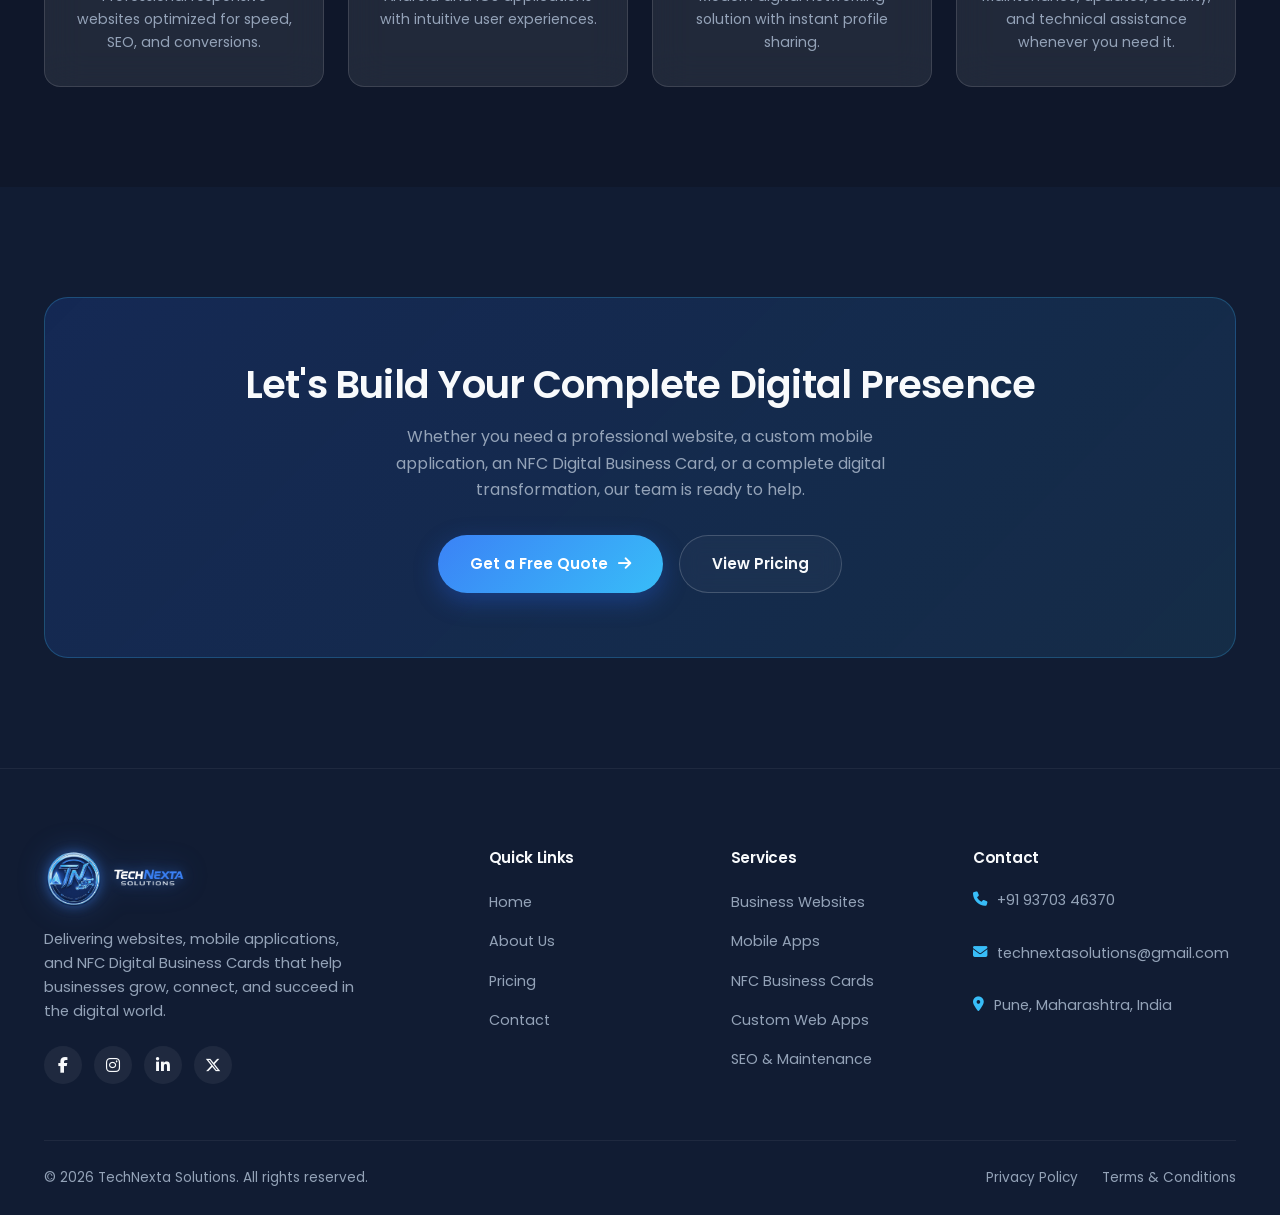
<file: services.html>
<!DOCTYPE html>
<html lang="en">
<head>
<meta charset="UTF-8">
<meta name="viewport" content="width=device-width, initial-scale=1.0">
<title>Services | TechNexta Solutions</title>
<meta name="description" content="Explore TechNexta Solutions' full range of digital services - website development, mobile app development, NFC Digital Business Cards, e-commerce, custom web apps, SEO, and more.">
<link rel="canonical" href="https://www.technexta.com/services.html">

<link rel="icon" href="data:image/svg+xml,<svg xmlns=%22http://www.w3.org/2000/svg%22 viewBox=%220 0 100 100%22><rect width=%22100%22 height=%22100%22 rx=%2222%22 fill=%22%232563EB%22/><text x=%2250%25%22 y=%2262%25%22 font-size=%2255%22 fill=%22white%22 text-anchor=%22middle%22 font-family=%22Arial%22>N</text></svg>">

<link rel="preconnect" href="https://fonts.googleapis.com">
<link rel="preconnect" href="https://fonts.gstatic.com" crossorigin>
<link href="https://fonts.googleapis.com/css2?family=Poppins:wght@300;400;500;600;700;800&display=swap" rel="stylesheet">
<link rel="stylesheet" href="https://cdnjs.cloudflare.com/ajax/libs/font-awesome/6.5.1/css/all.min.css">
<link rel="stylesheet" href="css/style.css">
</head>
<body>

<div id="preloader"><div class="loader-mark"><div class="loader-ring"></div><span>TechNexta</span></div></div>

<header class="navbar" id="navbar">
  <div class="nav-inner">
    <div class="logo-container"><a href="index.html" class="logo"><img src="images/logo.png" alt="TechNexta Solutions" class="logo-img"></a></div>
    <nav class="nav-links" id="navLinks">
      <a href="index.html">Home</a>
      <a href="about.html">About</a>
      <a href="services.html" class="active">Services</a>
      <a href="pricing.html">Pricing</a>
      <a href="contact.html">Contact</a>
    </nav>
    <div class="nav-cta">
      <a href="contact.html" class="btn btn-outline btn-sm">Get a Quote</a>
      <button class="nav-toggle" id="navToggle" aria-label="Toggle menu"><span></span><span></span><span></span></button>
    </div>
  </div>
</header>

<main>
  <section class="page-hero">
    <div class="container">
      <div class="breadcrumb"><a href="index.html">Home</a><i class="fa-solid fa-chevron-right"></i><span>Services</span></div>
      <h1>Complete Digital Solutions for <span class="text-gradient">Every Business</span></h1>
      <p>From professional business websites to custom mobile applications and smart NFC Digital Business Cards, we create technology solutions that help businesses attract customers, improve operations, and build a stronger digital presence.</p>
    </div>
  </section>

  <section id="services">
    <div class="container">
      <div class="services-grid">

        <!-- 1 -->
        <div class="glass-card service-card reveal">
          <div class="service-icon"><i class="fa-solid fa-briefcase"></i></div>
          <h3>Business Websites</h3>
          <p class="desc">Professional, responsive websites that establish credibility, generate leads, and help businesses grow online.</p>
          <ul class="service-features">
            <li><i class="fa-solid fa-check"></i>Custom brand-aligned design</li>
            <li><i class="fa-solid fa-check"></i>Lead generation forms</li>
            <li><i class="fa-solid fa-check"></i>Responsive & SEO-ready</li>
          </ul>
          <a href="contact.html" class="btn btn-outline btn-sm">Learn More</a>
        </div>

        <!-- 2 -->
        <div class="glass-card service-card reveal reveal-delay-1">
          <div class="service-icon"><i class="fa-solid fa-cart-shopping"></i></div>
          <h3>E-Commerce Websites</h3>
          <p class="desc">Powerful online stores with secure payments, inventory management, and seamless shopping experiences.</p>
          <ul class="service-features">
            <li><i class="fa-solid fa-check"></i>Product catalog & shopping cart</li>
            <li><i class="fa-solid fa-check"></i>Payment gateway integration</li>
            <li><i class="fa-solid fa-check"></i>Inventory management</li>
          </ul>
          <a href="contact.html" class="btn btn-outline btn-sm">Learn More</a>
        </div>

        <!-- 3 -->
        <div class="glass-card service-card reveal reveal-delay-2">
          <div class="service-icon"><i class="fa-solid fa-mobile-screen-button"></i></div>
          <h3>Mobile App Development</h3>
          <p class="desc">Custom Android and iOS applications designed to improve customer engagement and streamline business operations.</p>
          <ul class="service-features">
            <li><i class="fa-solid fa-check"></i>Android & iOS Apps</li>
            <li><i class="fa-solid fa-check"></i>Custom UI/UX Design</li>
            <li><i class="fa-solid fa-check"></i>API & Database Integration</li>
          </ul>
          <a href="contact.html" class="btn btn-outline btn-sm">Learn More</a>
        </div>

        <!-- 4 -->
        <div class="glass-card service-card reveal">
          <div class="service-icon"><i class="fa-solid fa-laptop-code"></i></div>
          <h3>Custom Web Applications</h3>
          <p class="desc">Tailor-made business software, admin dashboards, CRM systems, ERP solutions, and automation platforms built around your workflow.</p>
          <ul class="service-features">
            <li><i class="fa-solid fa-check"></i>Business Management Systems</li>
            <li><i class="fa-solid fa-check"></i>CRM & Admin Dashboards</li>
            <li><i class="fa-solid fa-check"></i>Secure Authentication</li>
          </ul>
          <a href="contact.html" class="btn btn-outline btn-sm">Learn More</a>
        </div>

        <!-- 5 -->
        <div class="glass-card service-card reveal reveal-delay-1">
          <div class="service-icon"><i class="fa-solid fa-id-card"></i></div>
          <h3>NFC Digital Business Cards</h3>
          <p class="desc">Modern NFC-enabled digital business cards that instantly share your website, contact details, portfolio, and social profiles with a single tap.</p>
          <ul class="service-features">
            <li><i class="fa-solid fa-check"></i>One-Tap Contact Sharing</li>
            <li><i class="fa-solid fa-check"></i>Website & Social Links</li>
            <li><i class="fa-solid fa-check"></i>Editable Digital Profile</li>
          </ul>
          <a href="contact.html" class="btn btn-outline btn-sm">Learn More</a>
        </div>

        <!-- 6 -->
        <div class="glass-card service-card reveal reveal-delay-2">
          <div class="service-icon"><i class="fa-solid fa-user-tie"></i></div>
          <h3>Portfolio Websites</h3>
          <p class="desc">Modern portfolio websites for professionals, freelancers, creators, and agencies.</p>
          <ul class="service-features">
            <li><i class="fa-solid fa-check"></i>Project Galleries</li>
            <li><i class="fa-solid fa-check"></i>Case Studies</li>
            <li><i class="fa-solid fa-check"></i>Smooth Animations</li>
          </ul>
          <a href="contact.html" class="btn btn-outline btn-sm">Learn More</a>
        </div>

        <!-- 7 -->
        <div class="glass-card service-card reveal">
          <div class="service-icon"><i class="fa-solid fa-calendar-check"></i></div>
          <h3>Booking Websites</h3>
          <p class="desc">Online booking and appointment management solutions for businesses.</p>
          <ul class="service-features">
            <li><i class="fa-solid fa-check"></i>Calendar Booking</li>
            <li><i class="fa-solid fa-check"></i>Automated Confirmations</li>
            <li><i class="fa-solid fa-check"></i>Availability Management</li>
          </ul>
          <a href="contact.html" class="btn btn-outline btn-sm">Learn More</a>
        </div>

        <!-- 8 -->
        <div class="glass-card service-card reveal reveal-delay-1">
          <div class="service-icon"><i class="fa-solid fa-arrows-rotate"></i></div>
          <h3>Website Redesign</h3>
          <p class="desc">Upgrade outdated websites with modern UI, faster performance, and improved user experience.</p>
          <ul class="service-features">
            <li><i class="fa-solid fa-check"></i>Modern Design</li>
            <li><i class="fa-solid fa-check"></i>Better Performance</li>
            <li><i class="fa-solid fa-check"></i>SEO-safe Migration</li>
          </ul>
          <a href="contact.html" class="btn btn-outline btn-sm">Learn More</a>
        </div>

        <!-- 9 -->
        <div class="glass-card service-card reveal reveal-delay-2">
          <div class="service-icon"><i class="fa-solid fa-screwdriver-wrench"></i></div>
          <h3>Website Maintenance</h3>
          <p class="desc">Keep your website secure, updated, backed up, and running smoothly.</p>
          <ul class="service-features">
            <li><i class="fa-solid fa-check"></i>Regular Updates</li>
            <li><i class="fa-solid fa-check"></i>Security Monitoring</li>
            <li><i class="fa-solid fa-check"></i>Priority Support</li>
          </ul>
          <a href="contact.html" class="btn btn-outline btn-sm">Learn More</a>
        </div>

        <!-- 10 -->
        <div class="glass-card service-card reveal">
          <div class="service-icon"><i class="fa-solid fa-magnifying-glass-chart"></i></div>
          <h3>SEO Optimization</h3>
          <p class="desc">Improve search engine rankings and increase organic traffic with technical and on-page SEO.</p>
          <ul class="service-features">
            <li><i class="fa-solid fa-check"></i>Keyword Optimization</li>
            <li><i class="fa-solid fa-check"></i>Technical SEO Audit</li>
            <li><i class="fa-solid fa-check"></i>Performance Improvements</li>
          </ul>
          <a href="contact.html" class="btn btn-outline btn-sm">Learn More</a>
        </div>

        <!-- 11 -->
        <div class="glass-card service-card reveal reveal-delay-1">
          <div class="service-icon"><i class="fa-solid fa-building"></i></div>
          <h3>Industry-Specific Websites</h3>
          <p class="desc">We design customized websites for businesses across every industry, tailored to your brand, audience, and business goals.</p>
          <ul class="service-features">
            <li><i class="fa-solid fa-check"></i>Restaurants & Cafes</li>
            <li><i class="fa-solid fa-check"></i>Hotels & Resorts</li>
            <li><i class="fa-solid fa-check"></i>Healthcare & Clinics</li>
            <li><i class="fa-solid fa-check"></i>Schools & Colleges</li>
            <li><i class="fa-solid fa-check"></i>Gyms & Fitness</li>
            <li><i class="fa-solid fa-check"></i>Beauty Salons & Spas</li>
            <li><i class="fa-solid fa-check"></i>Real Estate</li>
            <li><i class="fa-solid fa-check"></i>NGOs & Non-Profit Organizations</li>
          </ul>
          <a href="contact.html" class="btn btn-outline btn-sm">Learn More</a>
        </div>

      </div>
    </div>
  </section>

  <!-- ============ WHY CHOOSE ============ -->
  <section id="why-choose">
    <div class="container">
      <div class="section-head reveal">
        <div class="eyebrow" style="justify-content:center">Why Choose TechNexta?</div>
        <h2>Complete Digital Solutions Under One Roof</h2>
        <p>Instead of working with multiple vendors, get everything your business needs from a single technology partner.</p>
      </div>
      <div class="choose-grid">
        <div class="glass-card choose-card reveal">
          <i class="fa-solid fa-globe"></i>
          <h4>Website Development</h4>
          <p>Professional responsive websites optimized for speed, SEO, and conversions.</p>
        </div>
        <div class="glass-card choose-card reveal reveal-delay-1">
          <i class="fa-solid fa-mobile-screen-button"></i>
          <h4>Mobile App Development</h4>
          <p>Android and iOS applications with intuitive user experiences.</p>
        </div>
        <div class="glass-card choose-card reveal reveal-delay-2">
          <i class="fa-solid fa-id-card"></i>
          <h4>NFC Digital Business Cards</h4>
          <p>Modern digital networking solution with instant profile sharing.</p>
        </div>
        <div class="glass-card choose-card reveal reveal-delay-3">
          <i class="fa-solid fa-headset"></i>
          <h4>Ongoing Support</h4>
          <p>Maintenance, updates, security, and technical assistance whenever you need it.</p>
        </div>
      </div>
    </div>
  </section>

  <section class="bg-alt" id="contact-cta">
    <div class="container">
      <div class="cta-banner reveal">
        <h2>Let's Build Your Complete Digital Presence</h2>
        <p>Whether you need a professional website, a custom mobile application, an NFC Digital Business Card, or a complete digital transformation, our team is ready to help.</p>
        <div class="cta-actions">
          <a href="contact.html" class="btn btn-primary">Get a Free Quote <i class="fa-solid fa-arrow-right"></i></a>
          <a href="pricing.html" class="btn btn-outline">View Pricing</a>
        </div>
      </div>
    </div>
  </section>
</main>

<footer>
  <div class="container">
    <div class="footer-grid">
      <div class="footer-brand">
    <a href="index.html" class="logo"><img src="images/logo.png" alt="TechNexta Solutions" class="logo-img"></a>
        <p>Delivering websites, mobile applications, and NFC Digital Business Cards that help businesses grow, connect, and succeed in the digital world.</p>
        <div class="footer-social">
          <a href="#" aria-label="Facebook"><i class="fa-brands fa-facebook-f"></i></a>
          <a href="#" aria-label="Instagram"><i class="fa-brands fa-instagram"></i></a>
          <a href="#" aria-label="LinkedIn"><i class="fa-brands fa-linkedin-in"></i></a>
          <a href="#" aria-label="Twitter"><i class="fa-brands fa-x-twitter"></i></a>
        </div>
      </div>
      <div class="footer-col">
        <h4>Quick Links</h4>
        <ul>
          <li><a href="index.html">Home</a></li>
          <li><a href="about.html">About Us</a></li>
          <li><a href="pricing.html">Pricing</a></li>
          <li><a href="contact.html">Contact</a></li>
        </ul>
      </div>
      <div class="footer-col">
        <h4>Services</h4>
        <ul>
          <li><a href="services.html">Business Websites</a></li>
          <li><a href="services.html">Mobile Apps</a></li>
          <li><a href="services.html">NFC Business Cards</a></li>
          <li><a href="services.html">Custom Web Apps</a></li>
          <li><a href="services.html">SEO & Maintenance</a></li>
        </ul>
      </div>
      <div class="footer-col">
        <h4>Contact</h4>
        <ul class="footer-contact">
          <li><i class="fa-solid fa-phone"></i> +91 93703 46370</li>
          <li><i class="fa-solid fa-envelope"></i> technextasolutions@gmail.com</li>
          <li><i class="fa-solid fa-location-dot"></i> Pune, Maharashtra, India</li>
        </ul>
      </div>
    </div>
    <div class="footer-bottom">
      <p>&copy; <span class="current-year">2026</span> TechNexta Solutions. All rights reserved.</p>
      <div class="footer-bottom-links"><a href="#">Privacy Policy</a><a href="#">Terms &amp; Conditions</a></div>
    </div>
  </div>
</footer>

<div class="float-btns">
  <a href="https://wa.me/919370346370" target="_blank" class="float-btn whatsapp" aria-label="Chat on WhatsApp"><i class="fa-brands fa-whatsapp"></i></a>
  <button class="float-btn top" id="backToTop" aria-label="Back to top"><i class="fa-solid fa-arrow-up"></i></button>
</div>

<script src="js/script.js"></script>
</body>
</html>
</file>
<file: css/style.css>
/* ==========================================================================
   TechNexta Solutions — Main Stylesheet
   Design system: dark premium theme, glassmorphism, blue accents
   ========================================================================== */

/* ---------- Design Tokens ---------- */
:root {
  --color-primary: #3B82F6;
  --color-primary-light: #60A5FA;
  --color-secondary: #1E293B;
  --color-accent: #38BDF8;
  --color-bg: #0F172A;
  --color-bg-alt: #111C33;
  --color-text: #F8FAFC;
  --color-text-muted: #94A3B8;
  --color-card: rgba(255, 255, 255, 0.08);
  --color-card-border: rgba(255, 255, 255, 0.12);
  --color-card-hover: rgba(255, 255, 255, 0.12);

  --gradient-primary: linear-gradient(135deg, var(--color-primary) 0%, var(--color-accent) 100%);
  --gradient-radial: radial-gradient(circle at 50% 0%, rgba(37, 99, 235, 0.25), transparent 60%);

  --font-display: 'Poppins', sans-serif;
  --font-body: 'Poppins', sans-serif;

  --shadow-sm: 0 4px 12px rgba(0, 0, 0, 0.25);
  --shadow-md: 0 12px 32px rgba(0, 0, 0, 0.35);
  --shadow-lg: 0 24px 64px rgba(0, 0, 0, 0.45);
  --shadow-glow: 0 0 0 1px rgba(56, 189, 248, 0.15), 0 8px 32px rgba(37, 99, 235, 0.25);

  --radius-sm: 8px;
  --radius-md: 16px;
  --radius-lg: 24px;
  --radius-pill: 999px;

  --transition: all 0.35s cubic-bezier(0.22, 1, 0.36, 1);
  --container-width: 1240px;
  --header-height: 80px;
}

/* ---------- Reset ---------- */
* , *::before, *::after { box-sizing: border-box; margin: 0; padding: 0; }

html {
  scroll-behavior: smooth;
  scroll-padding-top: var(--header-height);
}

body {
  font-family: var(--font-body);
  background-color: var(--color-bg);
  color: var(--color-text);
  line-height: 1.65;
  font-size: 16px;
  overflow-x: hidden;
  -webkit-font-smoothing: antialiased;
}

img { max-width: 100%; display: block; }
a { text-decoration: none; color: inherit; }
ul { list-style: none; }
button { font-family: inherit; cursor: pointer; border: none; background: none; color: inherit; }
input, textarea, select { font-family: inherit; }

::selection { background: var(--color-primary); color: #fff; }

::-webkit-scrollbar { width: 10px; }
::-webkit-scrollbar-track { background: var(--color-bg); }
::-webkit-scrollbar-thumb { background: var(--color-secondary); border-radius: var(--radius-pill); }
::-webkit-scrollbar-thumb:hover { background: var(--color-primary); }

h1, h2, h3, h4, h5, h6 {
  font-family: var(--font-display);
  font-weight: 600;
  line-height: 1.2;
  letter-spacing: -0.02em;
}

.container {
  width: 100%;
  max-width: var(--container-width);
  margin: 0 auto;
  padding: 0 24px;
}

section { position: relative; padding: 110px 0; }
@media (max-width: 768px) { section { padding: 72px 0; } }

/* ---------- Utility ---------- */
.eyebrow {
  display: inline-flex;
  align-items: center;
  gap: 8px;
  font-size: 0.78rem;
  font-weight: 600;
  letter-spacing: 0.14em;
  text-transform: uppercase;
  color: var(--color-accent);
  margin-bottom: 16px;
}
.eyebrow::before {
  content: '';
  width: 24px;
  height: 2px;
  background: var(--color-accent);
  display: inline-block;
}

.section-head {
  max-width: 680px;
  margin: 0 auto 64px;
  text-align: center;
}
.section-head h2 {
  font-size: clamp(1.9rem, 4vw, 2.75rem);
  margin-bottom: 18px;
}
.section-head p {
  color: var(--color-text-muted);
  font-size: 1.05rem;
}
.section-head.align-left { margin: 0 0 56px; text-align: left; }

.text-gradient {
  background: var(--gradient-primary);
  -webkit-background-clip: text;
  background-clip: text;
  color: transparent;
}

.bg-alt { background: var(--color-bg-alt); }

/* ---------- Buttons ---------- */
.btn {
  display: inline-flex;
  align-items: center;
  justify-content: center;
  gap: 10px;
  padding: 15px 32px;
  border-radius: var(--radius-pill);
  font-weight: 600;
  font-size: 0.95rem;
  transition: var(--transition);
  white-space: nowrap;
  position: relative;
  overflow: hidden;
}
.btn-primary {
  background: var(--gradient-primary);
  color: #fff;
  box-shadow: 0 8px 24px rgba(37, 99, 235, 0.35);
}
.btn-primary:hover {
  transform: translateY(-3px);
  box-shadow: 0 14px 32px rgba(37, 99, 235, 0.5);
}
.btn-outline {
  background: rgba(255, 255, 255, 0.03);
  color: var(--color-text);
  border: 1px solid rgba(255, 255, 255, 0.18);
  backdrop-filter: blur(10px);
}
.btn-outline:hover {
  border-color: var(--color-accent);
  background: rgba(56, 189, 248, 0.08);
  transform: translateY(-3px);
}
.btn-sm { padding: 10px 22px; font-size: 0.85rem; }
.btn-block { width: 100%; }

/* ---------- Preloader ---------- */
#preloader {
  position: fixed; inset: 0; z-index: 9999;
  background: var(--color-bg);
  display: flex; align-items: center; justify-content: center;
  transition: opacity 0.6s ease, visibility 0.6s ease;
}
#preloader.loaded { opacity: 0; visibility: hidden; }
.loader-mark {
  display: flex; flex-direction: column; align-items: center; gap: 18px;
}
.loader-ring {
  width: 54px; height: 54px;
  border-radius: 50%;
  border: 3px solid rgba(56, 189, 248, 0.15);
  border-top-color: var(--color-accent);
  animation: spin 0.9s linear infinite;
}
.loader-mark span {
  font-size: 0.85rem;
  letter-spacing: 0.2em;
  color: var(--color-text-muted);
  text-transform: uppercase;
}
@keyframes spin { to { transform: rotate(360deg); } }

/* ---------- Navbar ---------- */
.navbar {
  position: fixed; top: 0; left: 0; right: 0; z-index: 1000;
  height: var(--header-height);
  display: flex; align-items: center;
  background: transparent;
  transition: var(--transition);
  border-bottom: 1px solid transparent;
}
.navbar.scrolled {
  background: rgba(15, 23, 42, 0.85);
  backdrop-filter: blur(16px);
  -webkit-backdrop-filter: blur(16px);
  border-bottom: 1px solid rgba(255, 255, 255, 0.08);
  box-shadow: 0 8px 32px rgba(0, 0, 0, 0.3);
}
.nav-inner {
  width: 100%; max-width: var(--container-width); margin: 0 auto;
  padding: 0 24px;
  display: flex; align-items: center; justify-content: space-between;
}
.logo {
  display: flex; align-items: center; gap: 14px;
  font-size: 1.3rem; font-weight: 700; letter-spacing: -0.01em;
}
.logo-img {
  height: 60px;
  width: auto;
  display: block;
  object-fit: contain;
  filter: drop-shadow(0 0 6px rgba(59,130,246,.45)) drop-shadow(0 0 14px rgba(59,130,246,.25));
}
.logo-mark {
  width: 42px; height: 42px;
  border-radius: 50%;
  background: #3B82F6;
  display: flex; align-items: center; justify-content: center;
  font-size: 1.1rem; font-weight: 800; color: #fff;
  box-shadow: 0 0 0 2px #3B82F6, 0 0 8px rgba(59,130,246,.5), 0 0 18px rgba(56,189,248,.3);
}
.logo span.accent { color: #3B82F6; }
.logo-tagline {
  display: block;
  font-size: 0.7rem;
  font-weight: 500;
  color: #CBD5E1;
  letter-spacing: 2px;
  text-transform: uppercase;
  margin-top: -2px;
}

.nav-links {
  display: flex; align-items: center; gap: 38px;
}
.nav-links a {
  font-size: 0.95rem; font-weight: 500; color: var(--color-text-muted);
  position: relative; padding: 6px 0;
  transition: var(--transition);
}
.nav-links a::after {
  content: ''; position: absolute; left: 0; bottom: 0;
  width: 0; height: 2px; background: var(--color-accent);
  transition: var(--transition);
}
.nav-links a:hover, .nav-links a.active { color: var(--color-text); }
.nav-links a:hover::after, .nav-links a.active::after { width: 100%; }

.nav-cta { display: flex; align-items: center; gap: 16px; }

.nav-toggle {
  display: none;
  width: 42px; height: 42px;
  border-radius: var(--radius-sm);
  background: rgba(255, 255, 255, 0.06);
  align-items: center; justify-content: center;
  flex-direction: column; gap: 5px;
}
.nav-toggle span {
  width: 20px; height: 2px; background: var(--color-text);
  transition: var(--transition); border-radius: 2px;
}
.nav-toggle.active span:nth-child(1) { transform: translateY(7px) rotate(45deg); }
.nav-toggle.active span:nth-child(2) { opacity: 0; }
.nav-toggle.active span:nth-child(3) { transform: translateY(-7px) rotate(-45deg); }

@media (max-width: 900px) {
  .nav-links {
    position: fixed; top: var(--header-height); left: 0; right: 0;
    flex-direction: column; align-items: stretch; gap: 0;
    background: rgba(15, 23, 42, 0.98);
    backdrop-filter: blur(16px);
    padding: 12px 24px 24px;
    transform: translateY(-8px);
    opacity: 0; visibility: hidden; pointer-events: none;
    transition: var(--transition);
    border-bottom: 1px solid rgba(255, 255, 255, 0.08);
  }
  .nav-links.open {
    transform: translateY(0); opacity: 1; visibility: visible; pointer-events: auto;
  }
  .nav-links a { padding: 14px 0; border-bottom: 1px solid rgba(255, 255, 255, 0.06); }
  .nav-cta .btn-outline { display: none; }
  .nav-toggle { display: flex; }
}

/* ---------- Hero ---------- */
.hero {
  position: relative;
  min-height: 100vh;
  display: flex; align-items: center;
  padding-top: var(--header-height);
  overflow: hidden;
}
.hero-bg {
  position: absolute; inset: 0; z-index: 0;
  background:
    radial-gradient(circle at 20% 20%, rgba(37, 99, 235, 0.28), transparent 45%),
    radial-gradient(circle at 80% 30%, rgba(56, 189, 248, 0.22), transparent 45%),
    radial-gradient(circle at 50% 90%, rgba(37, 99, 235, 0.18), transparent 50%);
}
.hero-bg canvas { position: absolute; inset: 0; width: 100%; height: 100%; opacity: 0.5; }
.hero-grid {
  position: absolute; inset: 0;
  background-image:
    linear-gradient(rgba(255,255,255,0.035) 1px, transparent 1px),
    linear-gradient(90deg, rgba(255,255,255,0.035) 1px, transparent 1px);
  background-size: 56px 56px;
  mask-image: radial-gradient(ellipse 70% 60% at 50% 30%, black 20%, transparent 75%);
}

.hero-content {
  position: relative; z-index: 2;
  text-align: center;
  max-width: 880px;
  margin: 0 auto;
}
.hero-content h1 {
  font-size: clamp(2.2rem, 5.6vw, 4.2rem);
  margin-bottom: 24px;
  letter-spacing: -0.03em;
}
.hero-content .lead {
  font-size: 1.15rem;
  color: var(--color-text-muted);
  max-width: 620px;
  margin: 0 auto 40px;
}
.hero-actions {
  display: flex; gap: 18px; justify-content: center; flex-wrap: wrap;
  margin-bottom: 64px;
}
.hero-trust {
  display: flex; align-items: center; justify-content: center; gap: 28px;
  flex-wrap: wrap;
  color: var(--color-text-muted);
  font-size: 0.85rem;
}
.hero-trust span { display: flex; align-items: center; gap: 8px; }
.hero-trust i { color: var(--color-accent); }

.scroll-cue {
  position: absolute; bottom: 28px; left: 50%; transform: translateX(-50%);
  display: flex; flex-direction: column; align-items: center; gap: 8px;
  color: var(--color-text-muted); font-size: 0.75rem; letter-spacing: 0.1em;
  animation: floatY 2.4s ease-in-out infinite;
  z-index: 2;
}
.scroll-cue i { font-size: 0.9rem; }
@keyframes floatY { 0%, 100% { transform: translate(-50%, 0); } 50% { transform: translate(-50%, 8px); } }

/* ---------- Stats ---------- */
.stats-section { padding: 70px 0; border-top: 1px solid rgba(255,255,255,0.06); border-bottom: 1px solid rgba(255,255,255,0.06); }
.stats-grid {
  display: grid; grid-template-columns: repeat(4, 1fr); gap: 32px;
  text-align: center;
}
.stat-item .stat-number {
  font-family: var(--font-display); font-weight: 700;
  font-size: clamp(2rem, 4vw, 2.8rem);
  background: var(--gradient-primary); -webkit-background-clip: text; background-clip: text; color: transparent;
}
.stat-item .stat-label { color: var(--color-text-muted); font-size: 0.92rem; margin-top: 6px; }
@media (max-width: 768px) { .stats-grid { grid-template-columns: repeat(2, 1fr); gap: 36px 20px; } }

/* ---------- Glass Cards ---------- */
.glass-card {
  background: var(--color-card);
  border: 1px solid var(--color-card-border);
  border-radius: var(--radius-md);
  backdrop-filter: blur(18px);
  -webkit-backdrop-filter: blur(18px);
  transition: var(--transition);
}
.glass-card:hover {
  background: var(--color-card-hover);
  border-color: rgba(56, 189, 248, 0.35);
  transform: translateY(-6px);
  box-shadow: var(--shadow-glow);
}

/* ---------- Why Choose Us ---------- */
.features-grid {
  display: grid; grid-template-columns: repeat(3, 1fr); gap: 28px;
}
.feature-card { padding: 36px 30px; }
.feature-icon {
  width: 56px; height: 56px; border-radius: var(--radius-sm);
  background: linear-gradient(135deg, rgba(37,99,235,0.25), rgba(56,189,248,0.15));
  display: flex; align-items: center; justify-content: center;
  font-size: 1.4rem; color: var(--color-accent);
  margin-bottom: 22px;
}
.feature-card h3 { font-size: 1.15rem; margin-bottom: 12px; }
.feature-card p { color: var(--color-text-muted); font-size: 0.94rem; }
@media (max-width: 900px) { .features-grid { grid-template-columns: 1fr; } }

/* ---------- Process Timeline (horizontal) ---------- */
.process-track {
  display: grid; grid-template-columns: repeat(4, 1fr); gap: 24px;
  position: relative;
}
.process-track::before {
  content: '';
  position: absolute; top: 46px; left: 8%; right: 8%; height: 1px;
  background: linear-gradient(90deg, transparent, rgba(56,189,248,0.4), transparent);
}
.process-step { text-align: center; position: relative; padding: 30px 22px; }
.process-num {
  width: 92px; height: 92px; margin: 0 auto 24px;
  border-radius: 50%;
  background: var(--color-bg);
  border: 1px solid rgba(56,189,248,0.35);
  display: flex; align-items: center; justify-content: center;
  font-size: 1.6rem; font-weight: 700; color: var(--color-accent);
  position: relative; z-index: 2;
}
.process-step h3 { font-size: 1.05rem; margin-bottom: 10px; }
.process-step p { font-size: 0.88rem; color: var(--color-text-muted); }
@media (max-width: 900px) {
  .process-track { grid-template-columns: 1fr; }
  .process-track::before { display: none; }
}

/* ---------- Testimonials ---------- */
.testimonial-track {
  display: flex; gap: 24px; overflow: hidden; position: relative;
}
.testimonial-slide {
  min-width: 100%;
  display: grid; grid-template-columns: repeat(3, 1fr); gap: 24px;
  transition: transform 0.6s cubic-bezier(0.22, 1, 0.36, 1);
}
.testimonial-card { padding: 32px; }
.testimonial-stars { color: var(--color-accent); margin-bottom: 18px; font-size: 0.85rem; letter-spacing: 3px; }
.testimonial-card p.quote { font-size: 0.96rem; color: #E2E8F0; margin-bottom: 24px; }
.testimonial-person { display: flex; align-items: center; gap: 14px; }
.testimonial-avatar {
  width: 46px; height: 46px; border-radius: 50%;
  background: var(--gradient-primary);
  display: flex; align-items: center; justify-content: center;
  font-weight: 700; color: #fff; font-size: 0.95rem;
}
.testimonial-person h4 { font-size: 0.95rem; margin-bottom: 2px; }
.testimonial-person span { font-size: 0.8rem; color: var(--color-text-muted); }

.carousel-nav { display: flex; justify-content: center; gap: 10px; margin-top: 40px; }
.carousel-dot {
  width: 9px; height: 9px; border-radius: 50%;
  background: rgba(255,255,255,0.2);
  transition: var(--transition);
}
.carousel-dot.active { background: var(--color-accent); width: 26px; border-radius: 5px; }

@media (max-width: 900px) {
  .testimonial-slide { grid-template-columns: 1fr; }
}

/* ---------- FAQ Accordion ---------- */
.faq-list { max-width: 800px; margin: 0 auto; display: flex; flex-direction: column; gap: 14px; }
.faq-item {
  border-radius: var(--radius-md);
  overflow: hidden;
}
.faq-question {
  display: flex; align-items: center; justify-content: space-between;
  padding: 22px 28px; width: 100%; text-align: left;
  font-size: 1rem; font-weight: 500;
}
.faq-question i { transition: var(--transition); color: var(--color-accent); flex-shrink: 0; margin-left: 16px; }
.faq-item.open .faq-question i { transform: rotate(180deg); }
.faq-answer {
  max-height: 0; overflow: hidden; transition: max-height 0.4s ease;
}
.faq-answer p { padding: 0 28px 24px; color: var(--color-text-muted); font-size: 0.92rem; }

/* ---------- Contact CTA (home) ---------- */
.cta-banner {
  border-radius: var(--radius-lg);
  padding: 64px 48px;
  text-align: center;
  background: linear-gradient(135deg, rgba(37,99,235,0.18), rgba(56,189,248,0.1));
  border: 1px solid rgba(56,189,248,0.25);
  position: relative; overflow: hidden;
}
.cta-banner h2 { font-size: clamp(1.6rem, 3.6vw, 2.4rem); margin-bottom: 16px; }
.cta-banner p { color: var(--color-text-muted); max-width: 520px; margin: 0 auto 32px; }
.cta-actions { display: flex; gap: 16px; justify-content: center; flex-wrap: wrap; }

/* ---------- Footer ---------- */
footer {
  background: var(--color-bg-alt);
  border-top: 1px solid rgba(255,255,255,0.06);
  padding: 80px 0 0;
}
.footer-grid {
  display: grid; grid-template-columns: 2fr 1fr 1fr 1.3fr; gap: 40px;
  padding-bottom: 56px;
  border-bottom: 1px solid rgba(255,255,255,0.06);
}
.footer-brand p { color: var(--color-text-muted); font-size: 0.92rem; margin: 18px 0 22px; max-width: 320px; }
.footer-social { display: flex; gap: 12px; }
.footer-social a {
  width: 38px; height: 38px; border-radius: 50%;
  background: rgba(255,255,255,0.06);
  display: flex; align-items: center; justify-content: center;
  transition: var(--transition);
}
.footer-social a:hover { background: var(--color-primary); transform: translateY(-3px); }
.footer-col h4 { font-size: 0.95rem; margin-bottom: 22px; }
.footer-col ul { display: flex; flex-direction: column; gap: 13px; }
.footer-col a { color: var(--color-text-muted); font-size: 0.9rem; transition: var(--transition); }
.footer-col a:hover { color: var(--color-accent); padding-left: 4px; }
.footer-contact li { display: flex; gap: 10px; color: var(--color-text-muted); font-size: 0.9rem; margin-bottom: 16px; align-items: flex-start; }
.footer-contact i { color: var(--color-accent); margin-top: 3px; }
.footer-bottom {
  display: flex; align-items: center; justify-content: space-between;
  padding: 26px 0; flex-wrap: wrap; gap: 12px;
  color: var(--color-text-muted); font-size: 0.85rem;
}
.footer-bottom-links { display: flex; gap: 24px; }
.footer-bottom-links a:hover { color: var(--color-accent); }

@media (max-width: 900px) {
  .footer-grid { grid-template-columns: 1fr 1fr; }
}
@media (max-width: 560px) {
  .footer-grid { grid-template-columns: 1fr; }
  .footer-bottom { flex-direction: column; text-align: center; }
}

/* ---------- Back to top / WhatsApp ---------- */
.float-btns { position: fixed; right: 26px; bottom: 26px; z-index: 900; display: flex; flex-direction: column; gap: 14px; }
.float-btn {
  width: 52px; height: 52px; border-radius: 50%;
  display: flex; align-items: center; justify-content: center;
  font-size: 1.2rem; color: #fff;
  box-shadow: var(--shadow-md);
  transition: var(--transition);
}
.float-btn.whatsapp { background: #25D366; }
.float-btn.top {
  background: var(--gradient-primary);
  opacity: 0; visibility: hidden; transform: translateY(10px);
}
.float-btn.top.show { opacity: 1; visibility: visible; transform: translateY(0); }
.float-btn:hover { transform: translateY(-4px) scale(1.05); }

/* ---------- Scroll Reveal ---------- */
.reveal { opacity: 0; transform: translateY(28px); transition: opacity 0.7s ease, transform 0.7s cubic-bezier(0.22,1,0.36,1); }
.reveal.in-view { opacity: 1; transform: translateY(0); }
.reveal-delay-1 { transition-delay: 0.1s; }
.reveal-delay-2 { transition-delay: 0.2s; }
.reveal-delay-3 { transition-delay: 0.3s; }
.reveal-delay-4 { transition-delay: 0.4s; }

/* ---------- Page Hero (inner pages) ---------- */
.page-hero {
  padding: calc(var(--header-height) + 70px) 0 70px;
  text-align: center;
  position: relative;
  background: var(--gradient-radial);
  border-bottom: 1px solid rgba(255,255,255,0.06);
}
.page-hero h1 { font-size: clamp(2rem, 4.6vw, 3.2rem); margin-bottom: 16px; }
.page-hero p { color: var(--color-text-muted); max-width: 600px; margin: 0 auto; }
.breadcrumb { display: flex; align-items: center; gap: 8px; justify-content: center; margin-bottom: 20px; font-size: 0.85rem; color: var(--color-text-muted); }
.breadcrumb a:hover { color: var(--color-accent); }

/* ---------- About Page ---------- */
.story-grid { display: grid; grid-template-columns: 1fr 1fr; gap: 64px; align-items: center; }
.story-visual {
  aspect-ratio: 4/3.4; border-radius: var(--radius-lg);
  background: linear-gradient(135deg, rgba(37,99,235,0.25), rgba(56,189,248,0.08));
  border: 1px solid rgba(255,255,255,0.1);
  display: flex; align-items: center; justify-content: center;
  position: relative; overflow: hidden;
}
.story-visual i { font-size: 5rem; color: rgba(56,189,248,0.5); }
.story-text p { color: var(--color-text-muted); margin-bottom: 18px; }
@media (max-width: 900px) { .story-grid { grid-template-columns: 1fr; gap: 40px; } }

.mv-grid { display: grid; grid-template-columns: repeat(2, 1fr); gap: 28px; }
.mv-card { padding: 40px; }
.mv-card i { font-size: 2rem; color: var(--color-accent); margin-bottom: 20px; }
.mv-card h3 { font-size: 1.3rem; margin-bottom: 14px; }
.mv-card p { color: var(--color-text-muted); }
@media (max-width: 768px) { .mv-grid { grid-template-columns: 1fr; } }

.values-grid { display: grid; grid-template-columns: repeat(4, 1fr); gap: 24px; }
.value-card { padding: 30px 24px; text-align: center; }
.value-card i { font-size: 1.6rem; color: var(--color-accent); margin-bottom: 16px; }
.value-card h4 { font-size: 1rem; margin-bottom: 8px; }
.value-card p { font-size: 0.85rem; color: var(--color-text-muted); }
@media (max-width: 900px) { .values-grid { grid-template-columns: repeat(2, 1fr); } }

.tech-grid {
  display: grid; grid-template-columns: repeat(5, 1fr); gap: 22px;
}
.tech-item {
  padding: 26px 14px; text-align: center;
}
.tech-item i, .tech-item .tech-fallback { font-size: 2.1rem; margin-bottom: 12px; color: var(--color-accent); display: block; }
.tech-item span { font-size: 0.85rem; color: var(--color-text-muted); }
@media (max-width: 900px) { .tech-grid { grid-template-columns: repeat(3, 1fr); } }
@media (max-width: 560px) { .tech-grid { grid-template-columns: repeat(2, 1fr); } }

.vtimeline { max-width: 760px; margin: 0 auto; position: relative; padding-left: 40px; }
.vtimeline::before { content: ''; position: absolute; left: 9px; top: 6px; bottom: 6px; width: 2px; background: linear-gradient(180deg, var(--color-accent), transparent); }
.vtimeline-item { position: relative; padding-bottom: 46px; }
.vtimeline-item:last-child { padding-bottom: 0; }
.vtimeline-item::before {
  content: ''; position: absolute; left: -40px; top: 4px;
  width: 20px; height: 20px; border-radius: 50%;
  background: var(--color-bg); border: 3px solid var(--color-accent);
}
.vtimeline-item h3 { font-size: 1.05rem; margin-bottom: 8px; }
.vtimeline-item p { color: var(--color-text-muted); font-size: 0.92rem; }

/* ---------- Services Page ---------- */
.services-grid { display: grid; grid-template-columns: repeat(3, 1fr); gap: 28px; }
.service-card { padding: 34px 30px; display: flex; flex-direction: column; }
.service-icon {
  width: 58px; height: 58px; border-radius: var(--radius-sm);
  background: linear-gradient(135deg, rgba(37,99,235,0.28), rgba(56,189,248,0.14));
  display: flex; align-items: center; justify-content: center;
  font-size: 1.5rem; color: var(--color-accent);
  margin-bottom: 22px;
}
.service-card h3 { font-size: 1.15rem; margin-bottom: 12px; }
.service-card > p.desc { color: var(--color-text-muted); font-size: 0.9rem; margin-bottom: 18px; }
.service-features { display: flex; flex-direction: column; gap: 9px; margin-bottom: 24px; }
.service-features li { display: flex; align-items: flex-start; gap: 9px; font-size: 0.85rem; color: #CBD5E1; }
.service-features i { color: var(--color-accent); font-size: 0.8rem; margin-top: 4px; }
.service-card .btn { margin-top: auto; align-self: flex-start; }
@media (max-width: 1000px) { .services-grid { grid-template-columns: repeat(2, 1fr); } }
@media (max-width: 640px) { .services-grid { grid-template-columns: 1fr; } }

/* ---------- Portfolio ---------- */
.portfolio-filters {
  display: flex; flex-wrap: wrap; gap: 12px; justify-content: center; margin-bottom: 48px;
}
.filter-btn {
  padding: 10px 22px; border-radius: var(--radius-pill);
  background: rgba(255,255,255,0.05); border: 1px solid rgba(255,255,255,0.1);
  font-size: 0.85rem; font-weight: 500; color: var(--color-text-muted);
  transition: var(--transition);
}
.filter-btn:hover { color: var(--color-text); }
.filter-btn.active { background: var(--gradient-primary); color: #fff; border-color: transparent; }

.portfolio-grid { display: grid; grid-template-columns: repeat(3, 1fr); gap: 28px; }
.portfolio-card { overflow: hidden; cursor: pointer; }
.portfolio-thumb {
  aspect-ratio: 4/3; position: relative; overflow: hidden;
  display: flex; align-items: center; justify-content: center;
}
.portfolio-thumb i { font-size: 2.6rem; color: rgba(255,255,255,0.85); position: relative; z-index: 1; }
.portfolio-overlay {
  position: absolute; inset: 0;
  background: linear-gradient(0deg, rgba(15,23,42,0.92), rgba(15,23,42,0.2));
  display: flex; align-items: flex-end; padding: 20px;
  opacity: 0; transition: var(--transition);
}
.portfolio-card:hover .portfolio-overlay { opacity: 1; }
.portfolio-card:hover .portfolio-thumb i { transform: scale(1.1); }
.portfolio-thumb i { transition: var(--transition); }
.portfolio-overlay span { font-size: 0.85rem; color: var(--color-accent); font-weight: 600; display: flex; align-items: center; gap: 8px; }
.portfolio-info { padding: 22px; }
.portfolio-info .tag { font-size: 0.72rem; text-transform: uppercase; letter-spacing: 0.08em; color: var(--color-accent); margin-bottom: 8px; display: block; }
.portfolio-info h3 { font-size: 1.05rem; margin-bottom: 6px; }
.portfolio-info p { font-size: 0.85rem; color: var(--color-text-muted); }
.portfolio-card.hide { display: none; }
@media (max-width: 1000px) { .portfolio-grid { grid-template-columns: repeat(2, 1fr); } }
@media (max-width: 640px) { .portfolio-grid { grid-template-columns: 1fr; } }

/* ---------- Pricing ---------- */
.pricing-grid { display: grid; grid-template-columns: repeat(3, 1fr); gap: 28px; align-items: stretch; }
.price-card { padding: 42px 34px; display: flex; flex-direction: column; position: relative; }
.price-card.featured {
  border-color: var(--color-accent);
  background: linear-gradient(180deg, rgba(56,189,248,0.1), rgba(255,255,255,0.06));
  transform: scale(1.03);
  box-shadow: var(--shadow-glow);
}
.price-badge {
  position: absolute; top: -14px; left: 50%; transform: translateX(-50%);
  background: var(--gradient-primary); color: #fff; font-size: 0.72rem; font-weight: 700;
  padding: 6px 18px; border-radius: var(--radius-pill); letter-spacing: 0.05em;
}
.price-card h3 { font-size: 1.2rem; margin-bottom: 8px; }
.price-card .price-sub { color: var(--color-text-muted); font-size: 0.88rem; margin-bottom: 24px; }
.price-amount { font-size: 2.6rem; font-weight: 700; margin-bottom: 4px; }
.price-amount span { font-size: 0.95rem; font-weight: 500; color: var(--color-text-muted); }
.price-card hr { border: none; border-top: 1px solid rgba(255,255,255,0.1); margin: 26px 0; }
.price-features { display: flex; flex-direction: column; gap: 14px; margin-bottom: 32px; flex-grow: 1; }
.price-features li { display: flex; gap: 10px; font-size: 0.9rem; align-items: flex-start; }
.price-features li i { color: var(--color-accent); margin-top: 3px; }
.price-features li.disabled { color: var(--color-text-muted); }
.price-features li.disabled i { color: var(--color-text-muted); }
@media (max-width: 1000px) { .pricing-grid { grid-template-columns: 1fr; max-width: 460px; margin: 0 auto; } .price-card.featured { transform: none; } }

/* ---------- Contact Page ---------- */
.contact-grid { display: grid; grid-template-columns: 1fr 1.2fr; gap: 40px; align-items: start; }
.contact-info-card { padding: 36px; margin-bottom: 20px; }
.contact-info-item { display: flex; gap: 16px; margin-bottom: 26px; }
.contact-info-item:last-child { margin-bottom: 0; }
.contact-info-item .ci-icon {
  width: 46px; height: 46px; border-radius: 50%; flex-shrink: 0;
  background: linear-gradient(135deg, rgba(37,99,235,0.28), rgba(56,189,248,0.14));
  display: flex; align-items: center; justify-content: center; color: var(--color-accent);
}
.contact-info-item h4 { font-size: 0.95rem; margin-bottom: 4px; }
.contact-info-item p, .contact-info-item a { font-size: 0.88rem; color: var(--color-text-muted); }

.contact-form-card { padding: 42px; }
.form-row { display: grid; grid-template-columns: 1fr 1fr; gap: 20px; margin-bottom: 20px; }
.form-group { display: flex; flex-direction: column; gap: 8px; margin-bottom: 20px; }
.form-group label { font-size: 0.85rem; color: var(--color-text-muted); }
.form-group input, .form-group textarea, .form-group select {
  background: rgba(255,255,255,0.05);
  border: 1px solid rgba(255,255,255,0.12);
  border-radius: var(--radius-sm);
  padding: 14px 16px; color: var(--color-text); font-size: 0.92rem;
  transition: var(--transition);
}
.form-group input:focus, .form-group textarea:focus, .form-group select:focus {
  outline: none; border-color: var(--color-accent); background: rgba(255,255,255,0.07);
  box-shadow: 0 0 0 3px rgba(56,189,248,0.15);
}
.form-group textarea { resize: vertical; min-height: 140px; }
.form-note { font-size: 0.8rem; color: var(--color-text-muted); margin-top: 10px; }
.form-success {
  display: none; align-items: center; gap: 10px;
  background: rgba(37, 99, 235, 0.12); border: 1px solid rgba(56,189,248,0.3);
  padding: 16px 20px; border-radius: var(--radius-sm); margin-bottom: 20px; font-size: 0.9rem;
}
.form-error {
  display: none; align-items: center; gap: 10px;
  background: rgba(220, 38, 38, 0.08); border: 1px solid rgba(220, 38, 38, 0.18);
  padding: 16px 20px; border-radius: var(--radius-sm); margin-bottom: 20px; font-size: 0.9rem; color: #ffd6d6;
}
.form-error.show { display: flex; }
.form-group select option {
  background: var(--color-bg);
  color: var(--color-text);
}
.form-group select option[value=""] {
  color: var(--color-text-muted);
}

/* Ensure native dropdown arrow is legible on dark backgrounds (fallback for some browsers) */
.form-group select {
  -webkit-appearance: none;
  -moz-appearance: none;
  appearance: none;
  background-image: linear-gradient(45deg, transparent 50%, var(--color-text) 50%), linear-gradient(135deg, var(--color-text) 50%, transparent 50%);
  background-position: calc(100% - 18px) calc(1em + 2px), calc(100% - 13px) calc(1em + 2px);
  background-size: 6px 6px, 6px 6px;
  background-repeat: no-repeat;
  padding-right: 44px;
}
.form-success.show { display: flex; }
.form-success i { color: var(--color-accent); }

.map-placeholder {
  aspect-ratio: 16/7; border-radius: var(--radius-md); overflow: hidden;
  background:
    linear-gradient(rgba(15,23,42,0.75), rgba(15,23,42,0.75)),
    repeating-linear-gradient(45deg, rgba(56,189,248,0.06) 0 2px, transparent 2px 14px);
  display: flex; align-items: center; justify-content: center; flex-direction: column; gap: 10px;
  border: 1px solid rgba(255,255,255,0.1);
  margin-top: 40px;
}
.map-placeholder i { font-size: 2rem; color: var(--color-accent); }
.map-placeholder p { color: var(--color-text-muted); font-size: 0.9rem; }

@media (max-width: 900px) {
  .contact-grid { grid-template-columns: 1fr; }
  .form-row { grid-template-columns: 1fr; }
}

/* ---------- Misc responsive ---------- */
@media (max-width: 768px) {
  .stats-grid, .process-track, .mv-grid, .values-grid, .tech-grid, .services-grid, .portfolio-grid, .pricing-grid { gap: 20px; }
}

/* ---------- Why Choose ---------- */
#why-choose { padding: var(--section-padding, 100px 0); }
.choose-grid {
  display: grid; grid-template-columns: repeat(4, 1fr); gap: 24px;
  margin-top: 48px;
}
.choose-card {
  padding: 32px 24px; text-align: center;
}
.choose-card i {
  font-size: 2rem; color: var(--color-accent); margin-bottom: 16px;
}
.choose-card h4 { font-size: 1.05rem; margin-bottom: 10px; }
.choose-card p { font-size: 0.88rem; color: var(--color-text-muted); }
@media (max-width: 900px) { .choose-grid { grid-template-columns: repeat(2, 1fr); } }
@media (max-width: 500px) { .choose-grid { grid-template-columns: 1fr; } }
</file>
